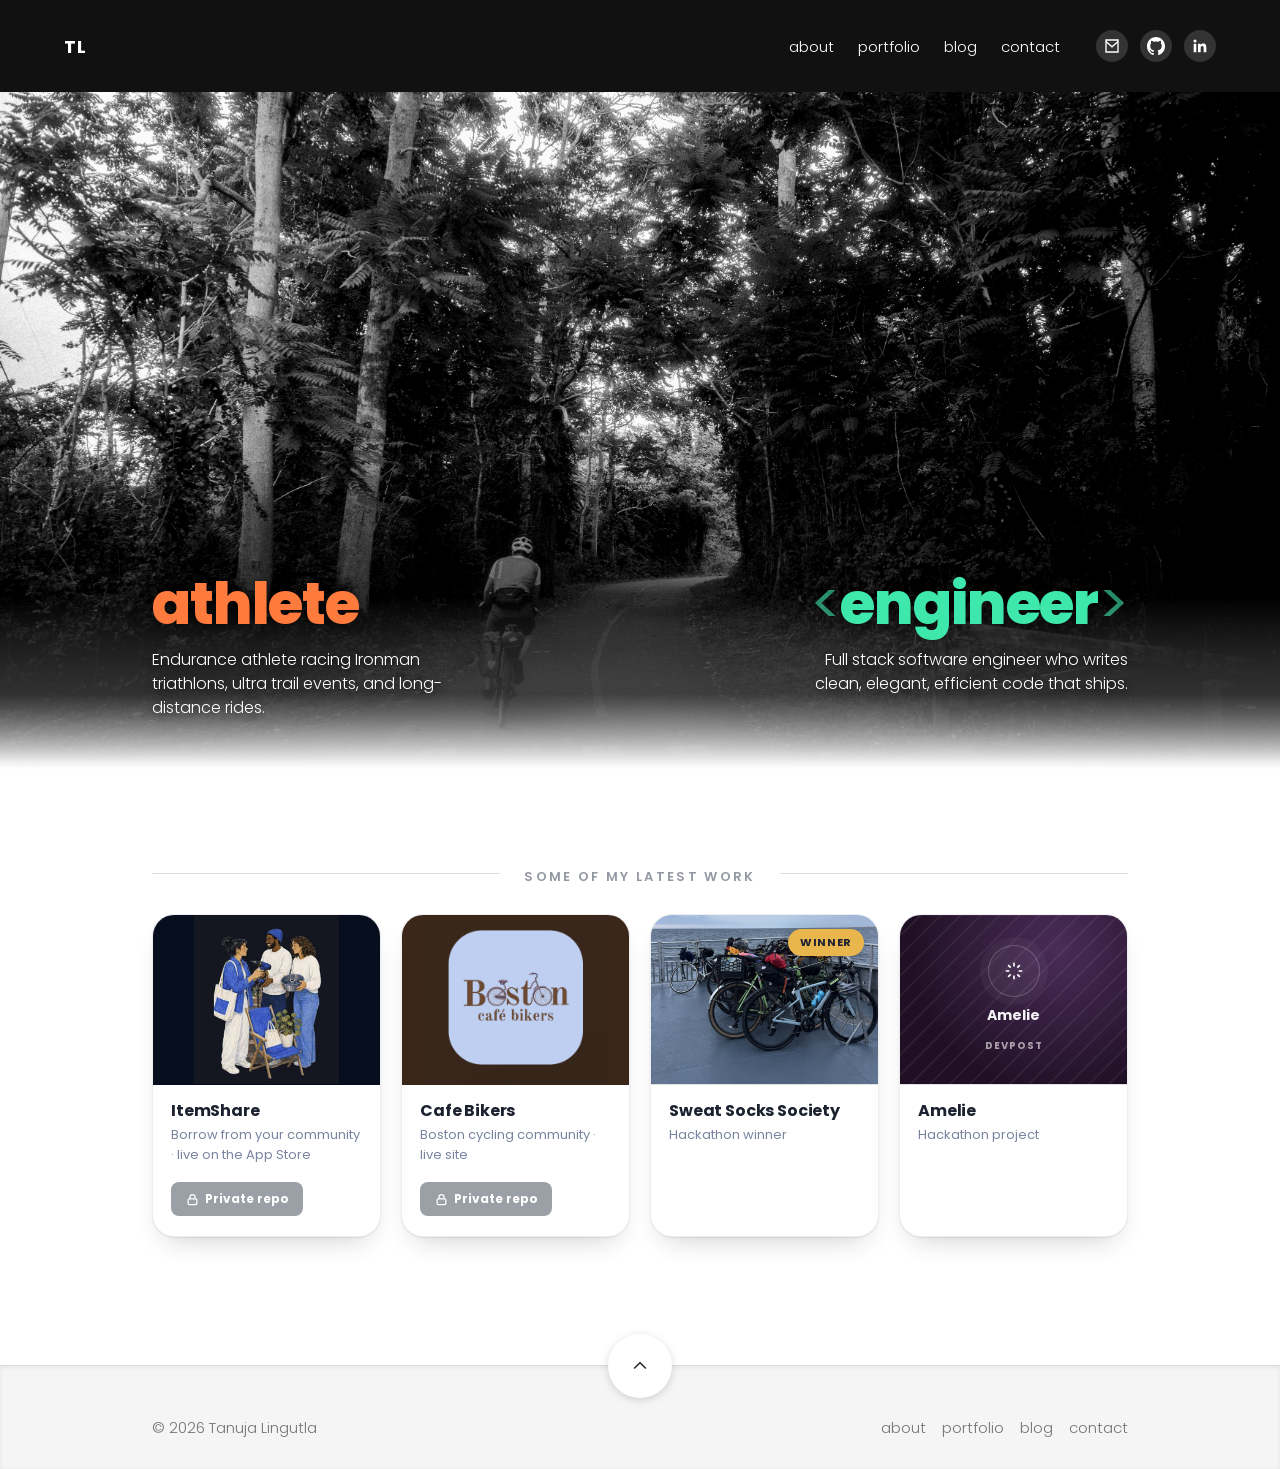
<file: index.html>
<!DOCTYPE html>
<html lang="en">
<head>
<meta charset="UTF-8">
<meta name="viewport" content="width=device-width, initial-scale=1.0">
<title>Tanuja Lingutla | Software engineer &amp; endurance athlete</title>
<meta name="description" content="Tanuja Lingutla: full stack software engineer and endurance athlete racing Ironman, ultra trail, and long-distance cycling events.">
<link rel="preconnect" href="https://fonts.googleapis.com">
<link rel="preconnect" href="https://fonts.gstatic.com" crossorigin>
<link href="https://fonts.googleapis.com/css2?family=Poppins:wght@300;400;500;600;700&display=swap" rel="stylesheet">
<link rel="stylesheet" href="style.css">
</head>
<body id="top" class="clearfix">

<header>
  <a id="logo" class="logo" href="index.html">TL</a>
  <button class="icon-nav" id="navToggle" aria-label="Toggle menu"><span></span><span></span><span></span></button>
  <nav id="navMenu">
    <ul class="nav-list">
      <li><a href="about.html">about</a></li>
      <li><a href="portfolio.html">portfolio</a></li>
      <li><a href="blog.html">blog</a></li>
      <li><a href="contact.html">contact</a></li>
    </ul>
    <ul class="social">
      <li class="email"><a href="mailto:tanulingutla@gmail.com" title="Email me" aria-label="Email">
        <svg viewBox="0 0 24 24" fill="none" stroke="currentColor" stroke-width="1.8"><path d="M4 4h16v16H4z"/><path d="M4 6l8 7 8-7"/></svg>
      </a></li>
      <li class="github"><a href="https://github.com/tanulingutla" target="_blank" rel="noopener noreferrer" title="GitHub" aria-label="GitHub">
        <svg viewBox="0 0 24 24" fill="currentColor"><path d="M12 0C5.37 0 0 5.5 0 12.3c0 5.44 3.44 10.05 8.21 11.68.6.11.82-.27.82-.6 0-.29-.01-1.06-.02-2.08-3.34.75-4.04-1.66-4.04-1.66-.55-1.44-1.34-1.82-1.34-1.82-1.09-.77.08-.76.08-.76 1.2.09 1.84 1.28 1.84 1.28 1.07 1.87 2.8 1.33 3.49 1.02.11-.79.42-1.33.76-1.64-2.67-.31-5.47-1.38-5.47-6.13 0-1.35.46-2.46 1.23-3.33-.12-.31-.53-1.56.12-3.24 0 0 1-.33 3.3 1.27a11.2 11.2 0 0 1 6 0c2.29-1.6 3.3-1.27 3.3-1.27.65 1.68.24 2.93.12 3.24.77.87 1.23 1.98 1.23 3.33 0 4.76-2.81 5.81-5.49 6.12.43.38.81 1.13.81 2.28 0 1.65-.02 2.97-.02 3.38 0 .33.22.72.83.6C20.57 22.34 24 17.74 24 12.3 24 5.5 18.63 0 12 0z"/></svg>
      </a></li>
      <li class="linkedin"><a href="https://www.linkedin.com/in/tanujalingutla/" target="_blank" rel="noopener noreferrer" title="LinkedIn" aria-label="LinkedIn">
        <svg viewBox="0 0 24 24" fill="currentColor"><path d="M20.45 20.45h-3.56v-5.57c0-1.33-.02-3.04-1.85-3.04-1.86 0-2.14 1.45-2.14 2.94v5.67H9.34V9h3.41v1.56h.05c.48-.9 1.64-1.85 3.38-1.85 3.6 0 4.27 2.37 4.27 5.46v6.28zM5.34 7.43a2.07 2.07 0 1 1 0-4.14 2.07 2.07 0 0 1 0 4.14zM7.12 20.45H3.56V9h3.56v11.45z"/></svg>
      </a></li>
    </ul>
  </nav>
</header>

<div id="content" class="content home">

  <section class="hero-photo-section">
    <div class="hero-bg">
      <img class="hero-bg-img" src="assets/IMG_3328.JPEG" alt="">
    </div>
    <div class="row row-wide hero-bg-content">
      <a class="hero-text hero-text-athlete" href="about.html">
        <h1>athlete</h1>
        <p>Endurance athlete racing Ironman triathlons, ultra trail events, and long-distance rides.</p>
      </a>

      <a class="hero-text hero-text-engineer" href="portfolio.html">
        <h1><span class="chevron-left">&lt;</span>engineer<span class="chevron-right">&gt;</span></h1>
        <p>Full stack software engineer who writes clean, elegant, efficient code that ships.</p>
      </a>
    </div>
  </section>

  <section class="light" id="projects">
    <div class="row row-wide">
      <div class="header-center"><h3>some of my latest work</h3></div>
      <ul id="thumbs" class="thumbs clearfix">
        <li>
          <div class="thumb-static">
            <div class="thumb-preview thumb-preview-itemshare">
              <img class="mock-screenshot" src="assets/itemshare.png" alt="ItemShare app illustration: neighbors sharing tools and household items">
            </div>
            <div class="description">
              <h4>ItemShare</h4>
              <p>Borrow from your community · live on the App Store</p>
              <div class="card-actions">
                <span class="btn-private">
                  <svg viewBox="0 0 24 24" fill="none" stroke="currentColor" stroke-width="2"><rect x="5" y="11" width="14" height="9" rx="2"/><path d="M8 11V8a4 4 0 0 1 8 0v3"/></svg>
                  Private repo
                </span>
              </div>
            </div>
          </div>
        </li>
        <li>
          <a href="https://cafebikers.org/" target="_blank" rel="noopener noreferrer">
            <div class="thumb-preview thumb-preview-cafebikers">
              <img class="mock-screenshot" src="assets/cafebikers.png" alt="Boston Cafe Bikers logo">
            </div>
            <div class="description">
              <h4>Cafe Bikers</h4>
              <p>Boston cycling community · live site</p>
              <div class="card-actions">
                <span class="btn-private">
                  <svg viewBox="0 0 24 24" fill="none" stroke="currentColor" stroke-width="2"><rect x="5" y="11" width="14" height="9" rx="2"/><path d="M8 11V8a4 4 0 0 1 8 0v3"/></svg>
                  Private repo
                </span>
              </div>
            </div>
          </a>
        </li>
        <li>
          <a href="https://devpost.com/software/sweat-socks-society" target="_blank" rel="noopener noreferrer">
            <div class="thumb-preview thumb-preview-sweatsocks">
              <span class="mock-photo-badge">Winner</span>
              <img class="mock-screenshot" src="assets/sweatsocks-photo.jpg" alt="Team bikes from the Sweat Socks Society hackathon weekend">
            </div>
            <div class="description">
              <h4>Sweat Socks Society</h4>
              <p>Hackathon winner</p>
            </div>
          </a>
        </li>
        <li>
          <a href="https://devpost.com/software/amelie-4lzqtd" target="_blank" rel="noopener noreferrer">
            <div class="thumb-preview">
              <div class="mock-poster mock-poster-amelie">
                <div class="mock-poster-icon">
                  <svg viewBox="0 0 24 24" fill="none" stroke="currentColor" stroke-width="1.8"><path d="M12 3v4M12 17v4M3 12h4M17 12h4M5.6 5.6l2.8 2.8M15.6 15.6l2.8 2.8M18.4 5.6l-2.8 2.8M8.4 15.6l-2.8 2.8"/></svg>
                </div>
                <span class="mock-poster-title">Amelie</span>
                <span class="mock-poster-tag">Devpost</span>
              </div>
            </div>
            <div class="description">
              <h4>Amelie</h4>
              <p>Hackathon project</p>
            </div>
          </a>
        </li>
      </ul>
    </div>
  </section>

</div>

<footer id="footer">
  <div class="gradient-white">
    <a class="top" href="#top" aria-label="Back to top">
      <svg viewBox="0 0 24 24" fill="none" stroke="currentColor" stroke-width="2"><path d="M5 15l7-7 7 7"/></svg>
    </a>
  </div>
  <div class="row row-wide footer-row">
    <div class="left"><a href="index.html">&copy; <span id="year"></span> Tanuja Lingutla</a></div>
    <nav class="footer-nav">
      <ul>
        <li><a href="about.html">about</a></li>
        <li><a href="portfolio.html">portfolio</a></li>
        <li><a href="blog.html">blog</a></li>
        <li><a href="contact.html">contact</a></li>
      </ul>
    </nav>
  </div>
</footer>

<script src="script.js"></script>
</body>
</html>
</file>
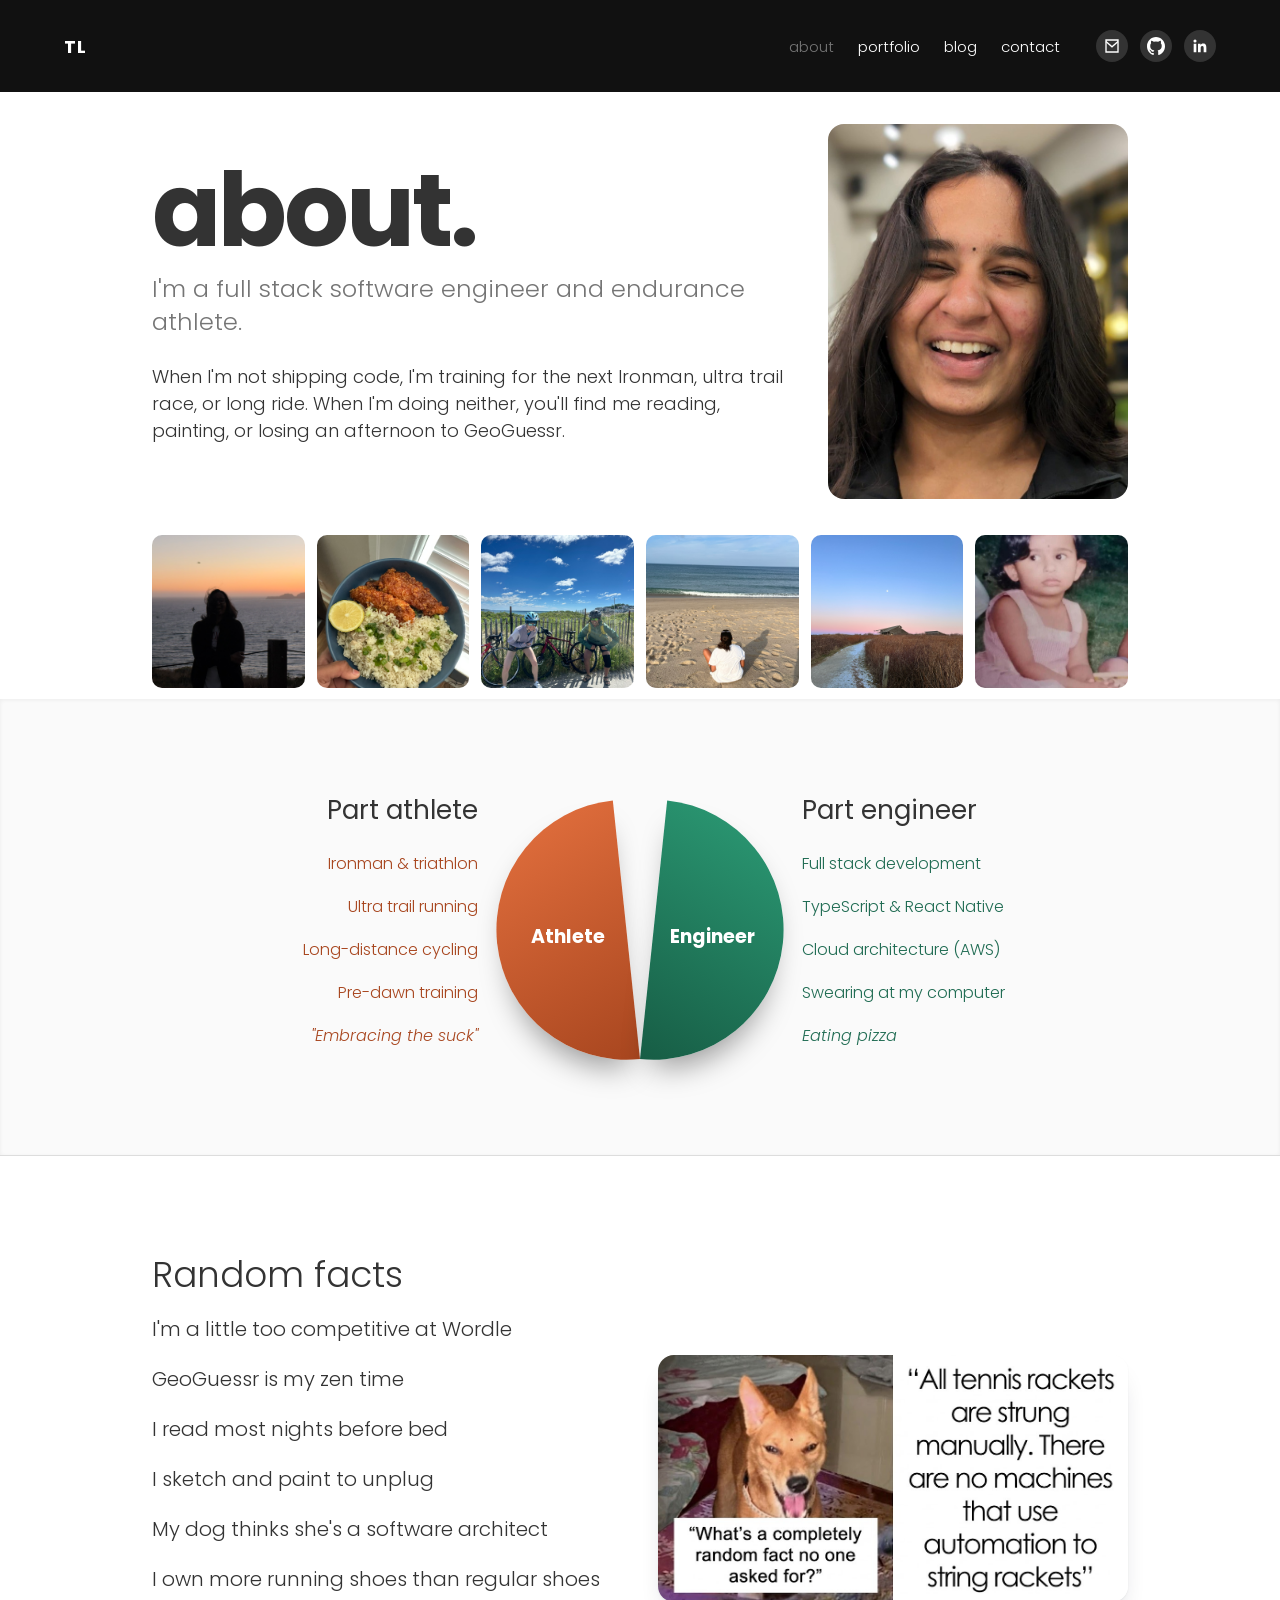
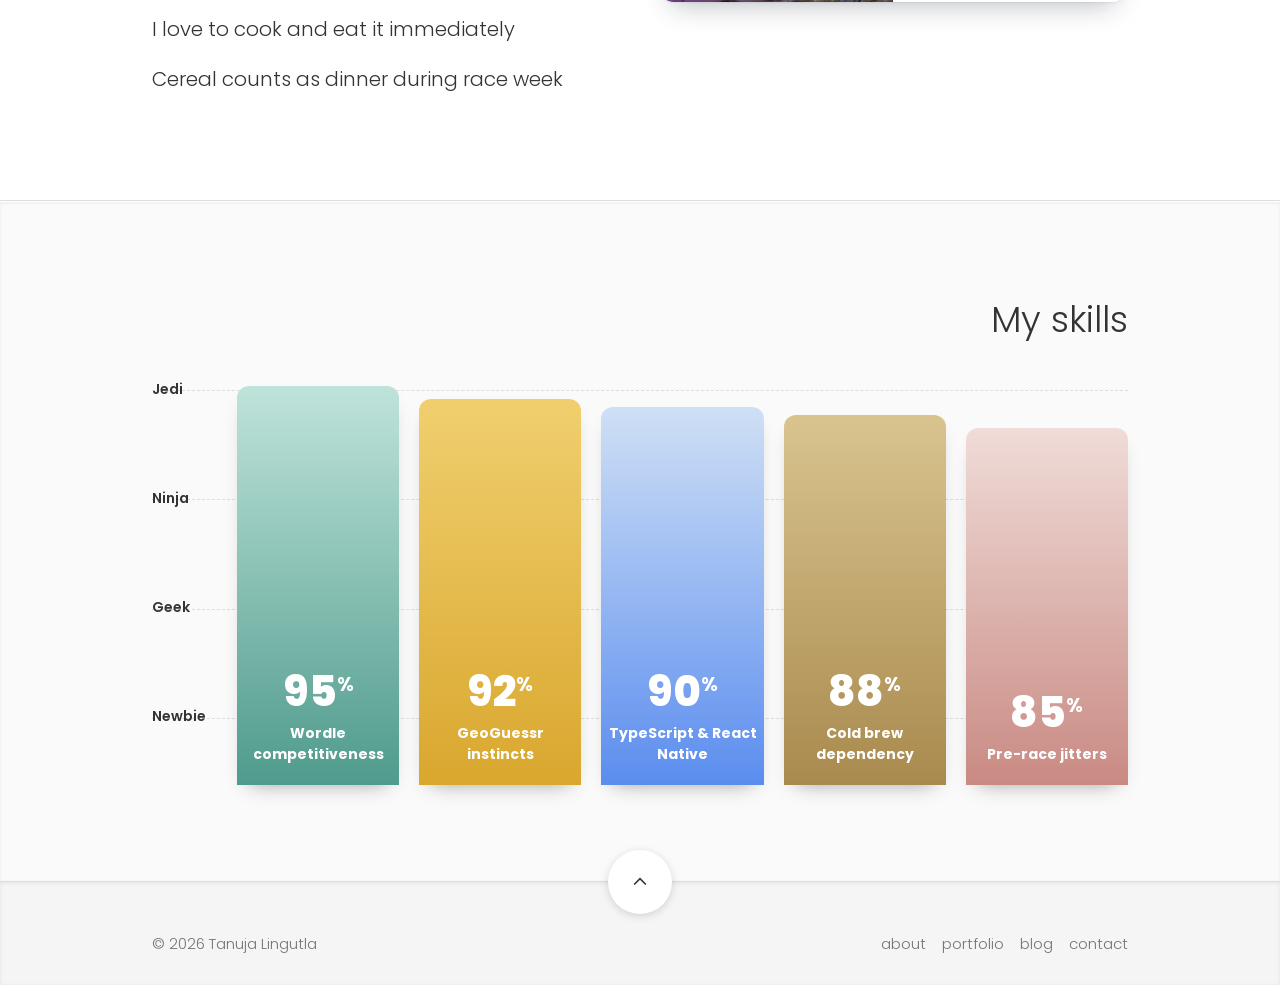
<file: about.html>
<!DOCTYPE html>
<html lang="en">
<head>
<meta charset="UTF-8">
<meta name="viewport" content="width=device-width, initial-scale=1.0">
<title>About | Tanuja Lingutla</title>
<meta name="description" content="Tanuja Lingutla: full stack software engineer and endurance athlete. AWS Certified Solutions Architect, ItemShare founder, hackathon winner.">
<link rel="preconnect" href="https://fonts.googleapis.com">
<link rel="preconnect" href="https://fonts.gstatic.com" crossorigin>
<link href="https://fonts.googleapis.com/css2?family=Poppins:wght@300;400;500;600;700&display=swap" rel="stylesheet">
<link rel="stylesheet" href="style.css">
</head>
<body id="top" class="clearfix">

<header>
  <a id="logo" class="logo" href="index.html">TL</a>
  <button class="icon-nav" id="navToggle" aria-label="Toggle menu"><span></span><span></span><span></span></button>
  <nav id="navMenu">
    <ul class="nav-list">
      <li class="current"><a href="about.html">about</a></li>
      <li><a href="portfolio.html">portfolio</a></li>
      <li><a href="blog.html">blog</a></li>
      <li><a href="contact.html">contact</a></li>
    </ul>
    <ul class="social">
      <li class="email"><a href="mailto:tanulingutla@gmail.com" title="Email me" aria-label="Email">
        <svg viewBox="0 0 24 24" fill="none" stroke="currentColor" stroke-width="1.8"><path d="M4 4h16v16H4z"/><path d="M4 6l8 7 8-7"/></svg>
      </a></li>
      <li class="github"><a href="https://github.com/tanulingutla" target="_blank" rel="noopener noreferrer" title="GitHub" aria-label="GitHub">
        <svg viewBox="0 0 24 24" fill="currentColor"><path d="M12 0C5.37 0 0 5.5 0 12.3c0 5.44 3.44 10.05 8.21 11.68.6.11.82-.27.82-.6 0-.29-.01-1.06-.02-2.08-3.34.75-4.04-1.66-4.04-1.66-.55-1.44-1.34-1.82-1.34-1.82-1.09-.77.08-.76.08-.76 1.2.09 1.84 1.28 1.84 1.28 1.07 1.87 2.8 1.33 3.49 1.02.11-.79.42-1.33.76-1.64-2.67-.31-5.47-1.38-5.47-6.13 0-1.35.46-2.46 1.23-3.33-.12-.31-.53-1.56.12-3.24 0 0 1-.33 3.3 1.27a11.2 11.2 0 0 1 6 0c2.29-1.6 3.3-1.27 3.3-1.27.65 1.68.24 2.93.12 3.24.77.87 1.23 1.98 1.23 3.33 0 4.76-2.81 5.81-5.49 6.12.43.38.81 1.13.81 2.28 0 1.65-.02 2.97-.02 3.38 0 .33.22.72.83.6C20.57 22.34 24 17.74 24 12.3 24 5.5 18.63 0 12 0z"/></svg>
      </a></li>
      <li class="linkedin"><a href="https://www.linkedin.com/in/tanujalingutla/" target="_blank" rel="noopener noreferrer" title="LinkedIn" aria-label="LinkedIn">
        <svg viewBox="0 0 24 24" fill="currentColor"><path d="M20.45 20.45h-3.56v-5.57c0-1.33-.02-3.04-1.85-3.04-1.86 0-2.14 1.45-2.14 2.94v5.67H9.34V9h3.41v1.56h.05c.48-.9 1.64-1.85 3.38-1.85 3.6 0 4.27 2.37 4.27 5.46v6.28zM5.34 7.43a2.07 2.07 0 1 1 0-4.14 2.07 2.07 0 0 1 0 4.14zM7.12 20.45H3.56V9h3.56v11.45z"/></svg>
      </a></li>
    </ul>
  </nav>
</header>

<div class="content about clearfix">

  <section class="page-hero">
    <div class="row-wide">
      <div class="page-hero-text">
        <h1>about.</h1>
        <p class="intro">I'm a full stack software engineer and endurance athlete.</p>
        <p class="description">When I'm not shipping code, I'm training for the next Ironman, ultra trail
        race, or long ride. When I'm doing neither, you'll find me reading, painting, or losing an
        afternoon to GeoGuessr.</p>
      </div>
      <div class="hero-media">
        <img class="major" src="assets/photo.jpg" alt="Tanuja Lingutla" onerror="this.parentElement.style.display='none'">
      </div>
    </div>

    <div class="row row-wide">
      <div class="snaps">
        <a href="#"><img src="assets/1.jpeg" alt="Sunset by the coast" onerror="this.parentElement.style.visibility='hidden'"></a>
        <a href="#"><img src="assets/2.jpeg" alt="Home-cooked dinner" onerror="this.parentElement.style.visibility='hidden'"></a>
        <a href="#"><img src="assets/3.jpeg" alt="Cycling with a friend" onerror="this.parentElement.style.visibility='hidden'"></a>
        <a href="#"><img src="assets/4.jpeg" alt="A quiet beach day" onerror="this.parentElement.style.visibility='hidden'"></a>
        <a href="#"><img src="assets/5.jpeg" alt="Evening trail walk" onerror="this.parentElement.style.visibility='hidden'"></a>
        <a href="#"><img src="assets/6.jpeg" alt="A childhood photo" onerror="this.parentElement.style.visibility='hidden'"></a>
      </div>
    </div>
  </section>

  <div id="content-detail">

    <section class="dark">
      <div class="row row-wide">
        <div class="pie-wheel-row">
          <div>
            <h2>Part athlete</h2>
            <ul class="pie-list pie-list-athlete">
              <li>Ironman &amp; triathlon</li>
              <li>Ultra trail running</li>
              <li>Long-distance cycling</li>
              <li>Pre-dawn training</li>
              <li>"Embracing the suck"</li>
            </ul>
          </div>

          <div class="pie-wheel">
            <div class="wedge wedge-athlete"><span>Athlete</span></div>
            <div class="wedge wedge-engineer"><span>Engineer</span></div>
          </div>

          <div>
            <h2>Part engineer</h2>
            <ul class="pie-list pie-list-engineer">
              <li>Full stack development</li>
              <li>TypeScript &amp; React Native</li>
              <li>Cloud architecture (AWS)</li>
              <li>Swearing at my computer</li>
              <li>Eating pizza</li>
            </ul>
          </div>
        </div>
      </div>
    </section>

    <section class="light">
      <div class="row row-wide">
        <div class="facts-block">
          <div>
            <h2>Random facts</h2>
            <ul class="facts-list">
              <li>I'm a little too competitive at Wordle</li>
              <li>GeoGuessr is my zen time</li>
              <li>I read most nights before bed</li>
              <li>I sketch and paint to unplug</li>
              <li>My dog thinks she's a software architect</li>
              <li>I own more running shoes than regular shoes</li>
              <li>I love to cook and eat it immediately</li>
              <li>Cereal counts as dinner during race week</li>
            </ul>
          </div>
          <div class="facts-media">
            <img class="facts-meme-img" src="assets/random-fact.jpg" alt="My dog, next to the random fact: GeoGuessr is my zen time" onerror="this.style.display='none'">
          </div>
        </div>
      </div>
    </section>

    <section id="bar-chart" class="dark">
      <div class="row row-wide">
        <div class="skills-chart-head"><h2>My skills</h2></div>
        <div class="chart-plot">
          <div class="chart-line" style="top:6%"><span>Jedi</span></div>
          <div class="chart-line" style="top:32%"><span>Ninja</span></div>
          <div class="chart-line" style="top:58%"><span>Geek</span></div>
          <div class="chart-line" style="top:84%"><span>Newbie</span></div>
          <div class="chart-bars">
            <div class="chart-bar">
              <div class="bar-fill" style="height:95%; background:linear-gradient(180deg,#bfe3da,#4f9b8c);">
                <strong>95<sup>%</sup></strong>
                <span>Wordle competitiveness</span>
              </div>
            </div>
            <div class="chart-bar">
              <div class="bar-fill" style="height:92%; background:linear-gradient(180deg,#f0cf6e,#d9a72e);">
                <strong>92<sup>%</sup></strong>
                <span>GeoGuessr instincts</span>
              </div>
            </div>
            <div class="chart-bar">
              <div class="bar-fill" style="height:90%; background:linear-gradient(180deg,#cfe0f5,#5b8def);">
                <strong>90<sup>%</sup></strong>
                <span>TypeScript &amp; React Native</span>
              </div>
            </div>
            <div class="chart-bar">
              <div class="bar-fill" style="height:88%; background:linear-gradient(180deg,#d9c48f,#a98a4e);">
                <strong>88<sup>%</sup></strong>
                <span>Cold brew dependency</span>
              </div>
            </div>
            <div class="chart-bar">
              <div class="bar-fill" style="height:85%; background:linear-gradient(180deg,#f0dcd8,#c98a83);">
                <strong>85<sup>%</sup></strong>
                <span>Pre-race jitters</span>
              </div>
            </div>
          </div>
        </div>
      </div>
    </section>

  </div>

</div>

<footer id="footer">
  <div class="gradient-white">
    <a class="top" href="#top" aria-label="Back to top">
      <svg viewBox="0 0 24 24" fill="none" stroke="currentColor" stroke-width="2"><path d="M5 15l7-7 7 7"/></svg>
    </a>
  </div>
  <div class="row row-wide footer-row">
    <div class="left"><a href="index.html">&copy; <span id="year"></span> Tanuja Lingutla</a></div>
    <nav class="footer-nav">
      <ul>
        <li><a href="about.html">about</a></li>
        <li><a href="portfolio.html">portfolio</a></li>
        <li><a href="blog.html">blog</a></li>
        <li><a href="contact.html">contact</a></li>
      </ul>
    </nav>
  </div>
</footer>

<script src="script.js"></script>
</body>
</html>
</file>
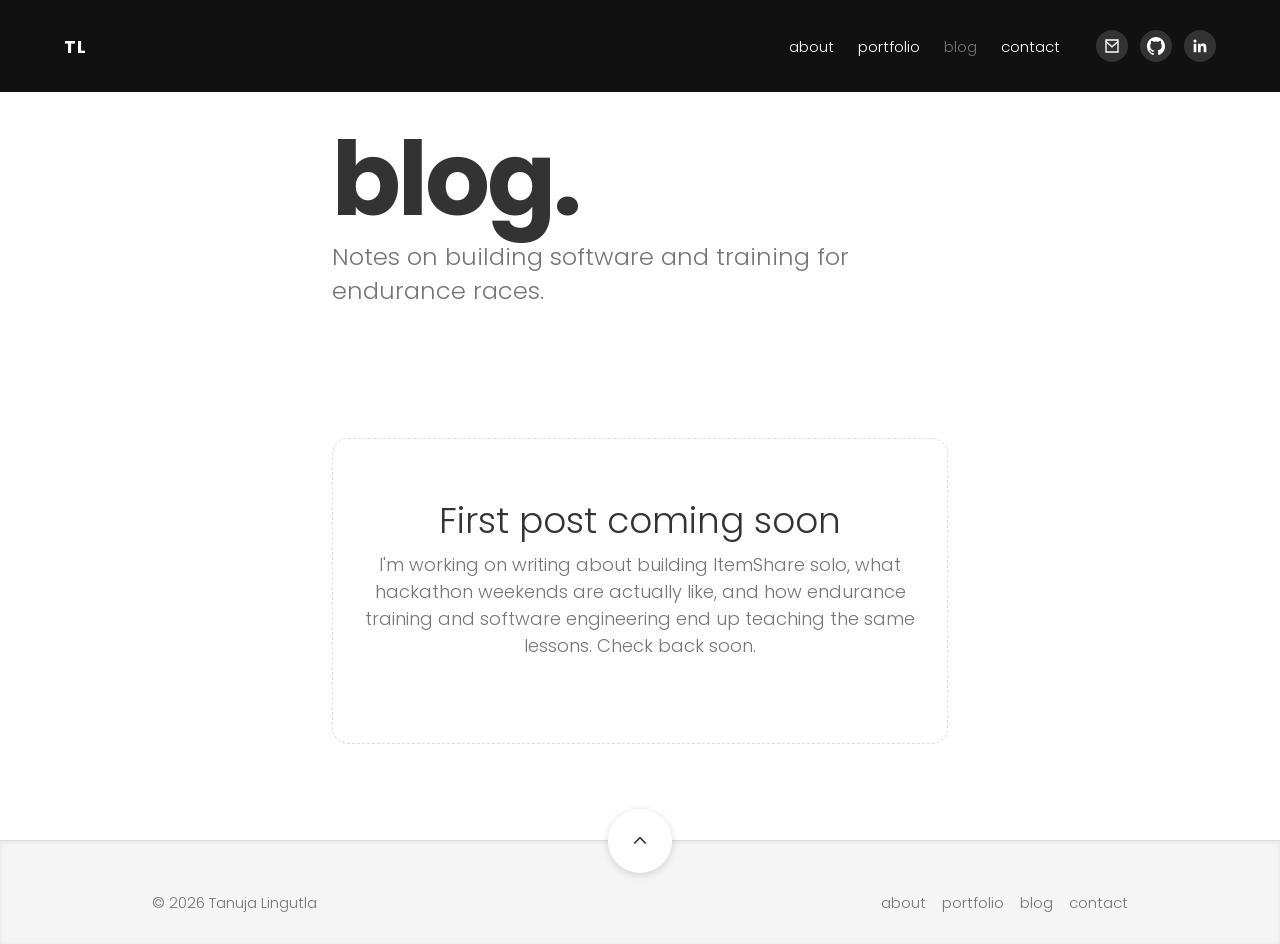
<file: blog.html>
<!DOCTYPE html>
<html lang="en">
<head>
<meta charset="UTF-8">
<meta name="viewport" content="width=device-width, initial-scale=1.0">
<title>Blog | Tanuja Lingutla</title>
<meta name="description" content="Writing from Tanuja Lingutla on software engineering and endurance racing. Coming soon.">
<link rel="preconnect" href="https://fonts.googleapis.com">
<link rel="preconnect" href="https://fonts.gstatic.com" crossorigin>
<link href="https://fonts.googleapis.com/css2?family=Poppins:wght@300;400;500;600;700&display=swap" rel="stylesheet">
<link rel="stylesheet" href="style.css">
</head>
<body id="top" class="clearfix">

<header>
  <a id="logo" class="logo" href="index.html">TL</a>
  <button class="icon-nav" id="navToggle" aria-label="Toggle menu"><span></span><span></span><span></span></button>
  <nav id="navMenu">
    <ul class="nav-list">
      <li><a href="about.html">about</a></li>
      <li><a href="portfolio.html">portfolio</a></li>
      <li class="current"><a href="blog.html">blog</a></li>
      <li><a href="contact.html">contact</a></li>
    </ul>
    <ul class="social">
      <li class="email"><a href="mailto:tanulingutla@gmail.com" title="Email me" aria-label="Email">
        <svg viewBox="0 0 24 24" fill="none" stroke="currentColor" stroke-width="1.8"><path d="M4 4h16v16H4z"/><path d="M4 6l8 7 8-7"/></svg>
      </a></li>
      <li class="github"><a href="https://github.com/tanulingutla" target="_blank" rel="noopener noreferrer" title="GitHub" aria-label="GitHub">
        <svg viewBox="0 0 24 24" fill="currentColor"><path d="M12 0C5.37 0 0 5.5 0 12.3c0 5.44 3.44 10.05 8.21 11.68.6.11.82-.27.82-.6 0-.29-.01-1.06-.02-2.08-3.34.75-4.04-1.66-4.04-1.66-.55-1.44-1.34-1.82-1.34-1.82-1.09-.77.08-.76.08-.76 1.2.09 1.84 1.28 1.84 1.28 1.07 1.87 2.8 1.33 3.49 1.02.11-.79.42-1.33.76-1.64-2.67-.31-5.47-1.38-5.47-6.13 0-1.35.46-2.46 1.23-3.33-.12-.31-.53-1.56.12-3.24 0 0 1-.33 3.3 1.27a11.2 11.2 0 0 1 6 0c2.29-1.6 3.3-1.27 3.3-1.27.65 1.68.24 2.93.12 3.24.77.87 1.23 1.98 1.23 3.33 0 4.76-2.81 5.81-5.49 6.12.43.38.81 1.13.81 2.28 0 1.65-.02 2.97-.02 3.38 0 .33.22.72.83.6C20.57 22.34 24 17.74 24 12.3 24 5.5 18.63 0 12 0z"/></svg>
      </a></li>
      <li class="linkedin"><a href="https://www.linkedin.com/in/tanujalingutla/" target="_blank" rel="noopener noreferrer" title="LinkedIn" aria-label="LinkedIn">
        <svg viewBox="0 0 24 24" fill="currentColor"><path d="M20.45 20.45h-3.56v-5.57c0-1.33-.02-3.04-1.85-3.04-1.86 0-2.14 1.45-2.14 2.94v5.67H9.34V9h3.41v1.56h.05c.48-.9 1.64-1.85 3.38-1.85 3.6 0 4.27 2.37 4.27 5.46v6.28zM5.34 7.43a2.07 2.07 0 1 1 0-4.14 2.07 2.07 0 0 1 0 4.14zM7.12 20.45H3.56V9h3.56v11.45z"/></svg>
      </a></li>
    </ul>
  </nav>
</header>

<div id="content-detail" class="content blog clearfix blog-index">

  <section class="page-hero">
    <div class="row">
      <div class="page-hero-text">
        <h1>blog.</h1>
        <p class="intro">Notes on building software and training for endurance races.</p>
      </div>
    </div>
  </section>

  <section class="light">
    <div class="row">
      <div class="blog-list">
        <div class="blog-empty">
          <h2>First post coming soon</h2>
          <p>I'm working on writing about building ItemShare solo, what hackathon weekends
          are actually like, and how endurance training and software engineering end up
          teaching the same lessons. Check back soon.</p>
        </div>
      </div>
    </div>
  </section>

</div>

<footer id="footer">
  <div class="gradient-white">
    <a class="top" href="#top" aria-label="Back to top">
      <svg viewBox="0 0 24 24" fill="none" stroke="currentColor" stroke-width="2"><path d="M5 15l7-7 7 7"/></svg>
    </a>
  </div>
  <div class="row row-wide footer-row">
    <div class="left"><a href="index.html">&copy; <span id="year"></span> Tanuja Lingutla</a></div>
    <nav class="footer-nav">
      <ul>
        <li><a href="about.html">about</a></li>
        <li><a href="portfolio.html">portfolio</a></li>
        <li><a href="blog.html">blog</a></li>
        <li><a href="contact.html">contact</a></li>
      </ul>
    </nav>
  </div>
</footer>

<script src="script.js"></script>
</body>
</html>
</file>
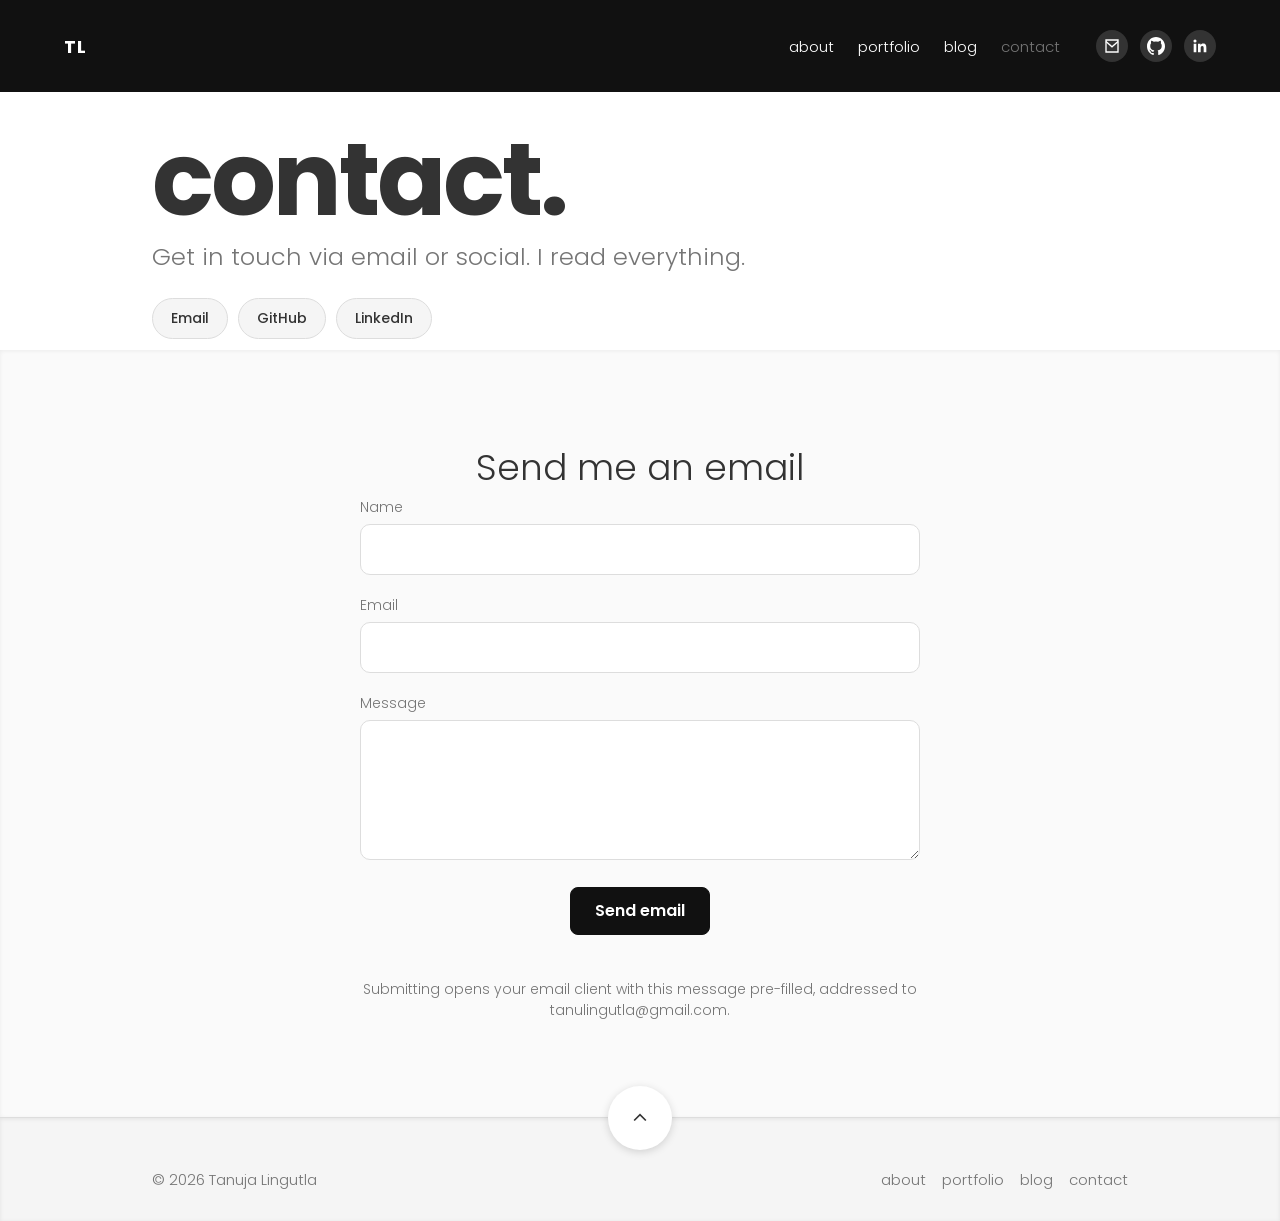
<file: contact.html>
<!DOCTYPE html>
<html lang="en">
<head>
<meta charset="UTF-8">
<meta name="viewport" content="width=device-width, initial-scale=1.0">
<title>Contact | Tanuja Lingutla</title>
<meta name="description" content="Get in touch with Tanuja Lingutla via email, GitHub, or LinkedIn.">
<link rel="preconnect" href="https://fonts.googleapis.com">
<link rel="preconnect" href="https://fonts.gstatic.com" crossorigin>
<link href="https://fonts.googleapis.com/css2?family=Poppins:wght@300;400;500;600;700&display=swap" rel="stylesheet">
<link rel="stylesheet" href="style.css">
</head>
<body id="top" class="clearfix">

<header>
  <a id="logo" class="logo" href="index.html">TL</a>
  <button class="icon-nav" id="navToggle" aria-label="Toggle menu"><span></span><span></span><span></span></button>
  <nav id="navMenu">
    <ul class="nav-list">
      <li><a href="about.html">about</a></li>
      <li><a href="portfolio.html">portfolio</a></li>
      <li><a href="blog.html">blog</a></li>
      <li class="current"><a href="contact.html">contact</a></li>
    </ul>
    <ul class="social">
      <li class="email"><a href="mailto:tanulingutla@gmail.com" title="Email me" aria-label="Email">
        <svg viewBox="0 0 24 24" fill="none" stroke="currentColor" stroke-width="1.8"><path d="M4 4h16v16H4z"/><path d="M4 6l8 7 8-7"/></svg>
      </a></li>
      <li class="github"><a href="https://github.com/tanulingutla" target="_blank" rel="noopener noreferrer" title="GitHub" aria-label="GitHub">
        <svg viewBox="0 0 24 24" fill="currentColor"><path d="M12 0C5.37 0 0 5.5 0 12.3c0 5.44 3.44 10.05 8.21 11.68.6.11.82-.27.82-.6 0-.29-.01-1.06-.02-2.08-3.34.75-4.04-1.66-4.04-1.66-.55-1.44-1.34-1.82-1.34-1.82-1.09-.77.08-.76.08-.76 1.2.09 1.84 1.28 1.84 1.28 1.07 1.87 2.8 1.33 3.49 1.02.11-.79.42-1.33.76-1.64-2.67-.31-5.47-1.38-5.47-6.13 0-1.35.46-2.46 1.23-3.33-.12-.31-.53-1.56.12-3.24 0 0 1-.33 3.3 1.27a11.2 11.2 0 0 1 6 0c2.29-1.6 3.3-1.27 3.3-1.27.65 1.68.24 2.93.12 3.24.77.87 1.23 1.98 1.23 3.33 0 4.76-2.81 5.81-5.49 6.12.43.38.81 1.13.81 2.28 0 1.65-.02 2.97-.02 3.38 0 .33.22.72.83.6C20.57 22.34 24 17.74 24 12.3 24 5.5 18.63 0 12 0z"/></svg>
      </a></li>
      <li class="linkedin"><a href="https://www.linkedin.com/in/tanujalingutla/" target="_blank" rel="noopener noreferrer" title="LinkedIn" aria-label="LinkedIn">
        <svg viewBox="0 0 24 24" fill="currentColor"><path d="M20.45 20.45h-3.56v-5.57c0-1.33-.02-3.04-1.85-3.04-1.86 0-2.14 1.45-2.14 2.94v5.67H9.34V9h3.41v1.56h.05c.48-.9 1.64-1.85 3.38-1.85 3.6 0 4.27 2.37 4.27 5.46v6.28zM5.34 7.43a2.07 2.07 0 1 1 0-4.14 2.07 2.07 0 0 1 0 4.14zM7.12 20.45H3.56V9h3.56v11.45z"/></svg>
      </a></li>
    </ul>
  </nav>
</header>

<div class="content contact clearfix">

  <section class="page-hero">
    <div class="row-wide">
      <div class="page-hero-text">
        <h1>contact.</h1>
        <p class="intro">Get in touch via email or social. I read everything.</p>
        <ul class="social-disc">
          <li><a href="mailto:tanulingutla@gmail.com">Email</a></li>
          <li><a href="https://github.com/tanulingutla" target="_blank" rel="noopener noreferrer">GitHub</a></li>
          <li><a href="https://www.linkedin.com/in/tanujalingutla/" target="_blank" rel="noopener noreferrer">LinkedIn</a></li>
        </ul>
      </div>
    </div>
  </section>

  <section id="content-detail" class="dark form">
    <div class="row">
      <h2 class="align-c">Send me an email</h2>

      <form class="contact-form" id="contactForm">
        <div>
          <label for="cf-name">Name</label>
          <input type="text" id="cf-name" name="name" required>
        </div>
        <div>
          <label for="cf-email">Email</label>
          <input type="email" id="cf-email" name="email" required>
        </div>
        <div>
          <label for="cf-message">Message</label>
          <textarea id="cf-message" name="message" required></textarea>
        </div>
        <p class="align-c">
          <button type="submit" class="btn">Send email</button>
        </p>
        <p class="form-note align-c">Submitting opens your email client with this message pre-filled, addressed to tanulingutla@gmail.com.</p>
      </form>
    </div>
  </section>

</div>

<footer id="footer">
  <div class="gradient-white">
    <a class="top" href="#top" aria-label="Back to top">
      <svg viewBox="0 0 24 24" fill="none" stroke="currentColor" stroke-width="2"><path d="M5 15l7-7 7 7"/></svg>
    </a>
  </div>
  <div class="row row-wide footer-row">
    <div class="left"><a href="index.html">&copy; <span id="year"></span> Tanuja Lingutla</a></div>
    <nav class="footer-nav">
      <ul>
        <li><a href="about.html">about</a></li>
        <li><a href="portfolio.html">portfolio</a></li>
        <li><a href="blog.html">blog</a></li>
        <li><a href="contact.html">contact</a></li>
      </ul>
    </nav>
  </div>
</footer>

<script src="script.js"></script>
</body>
</html>
</file>
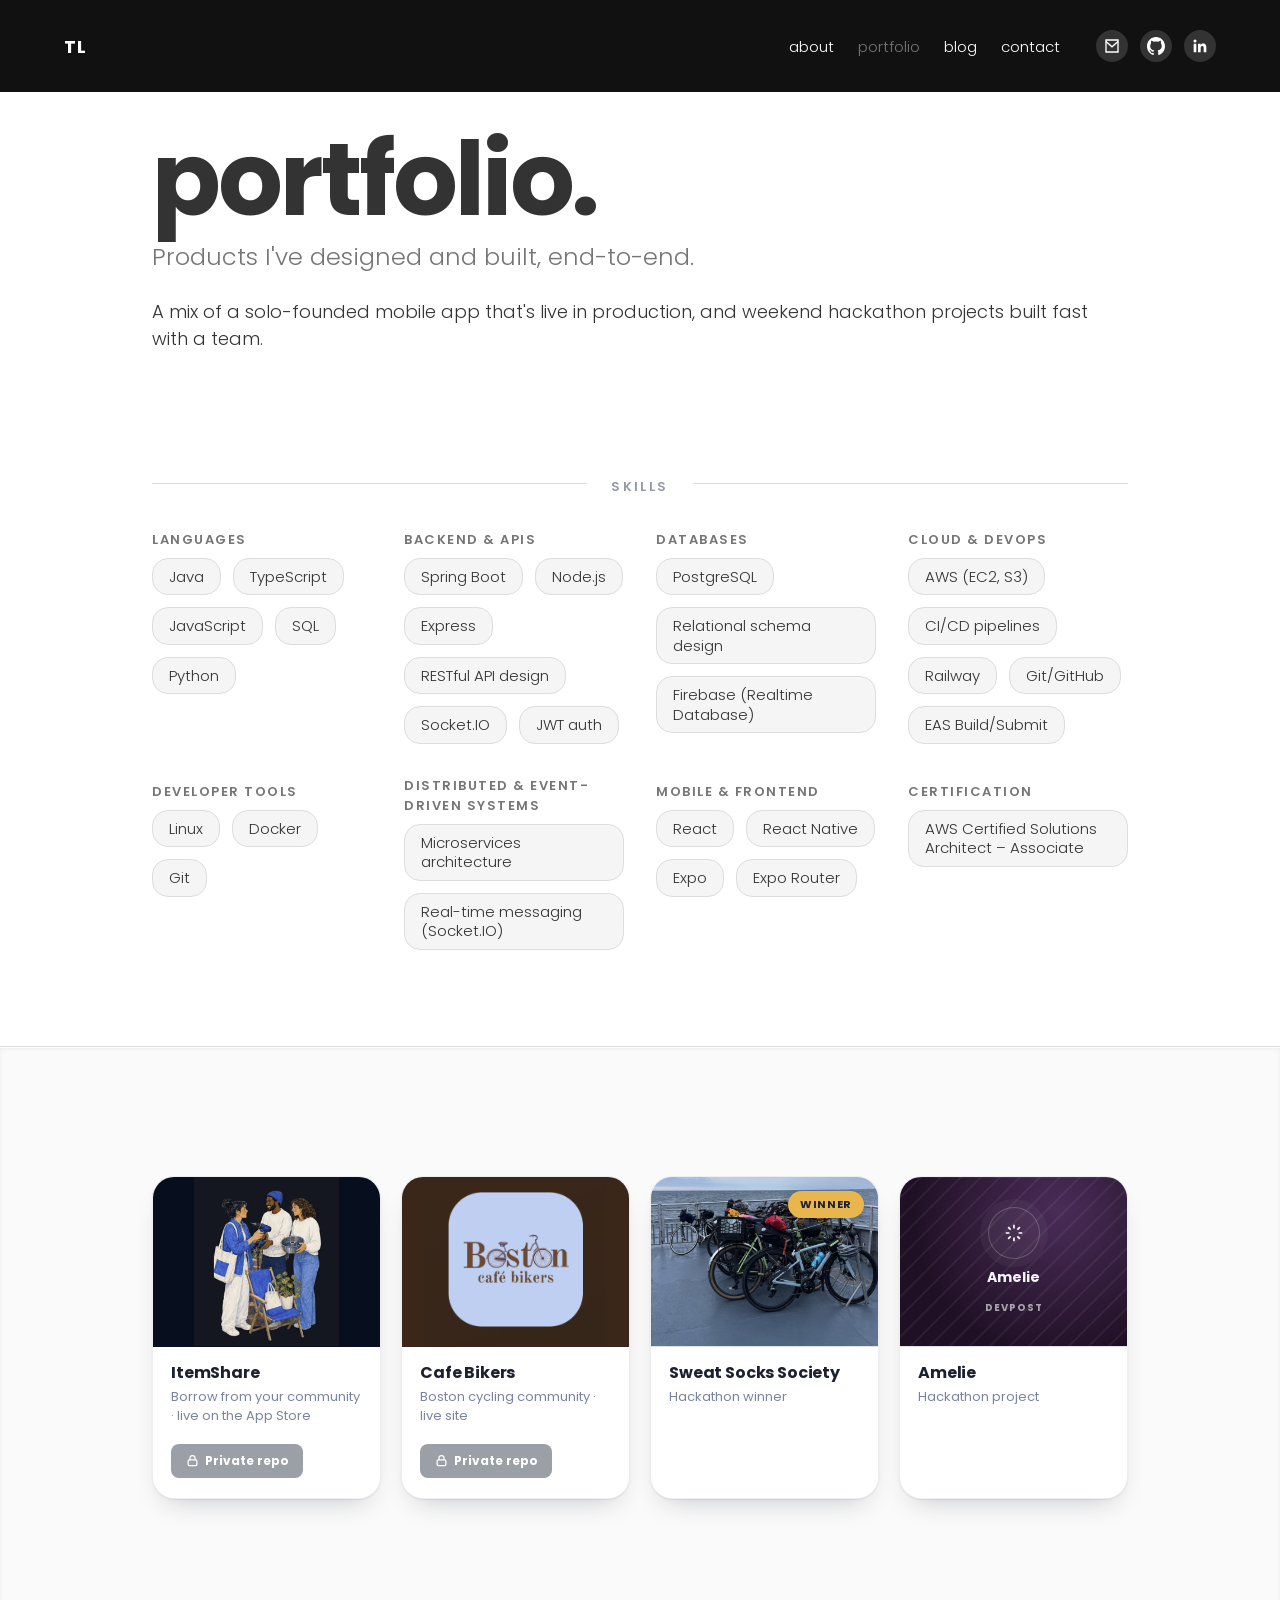
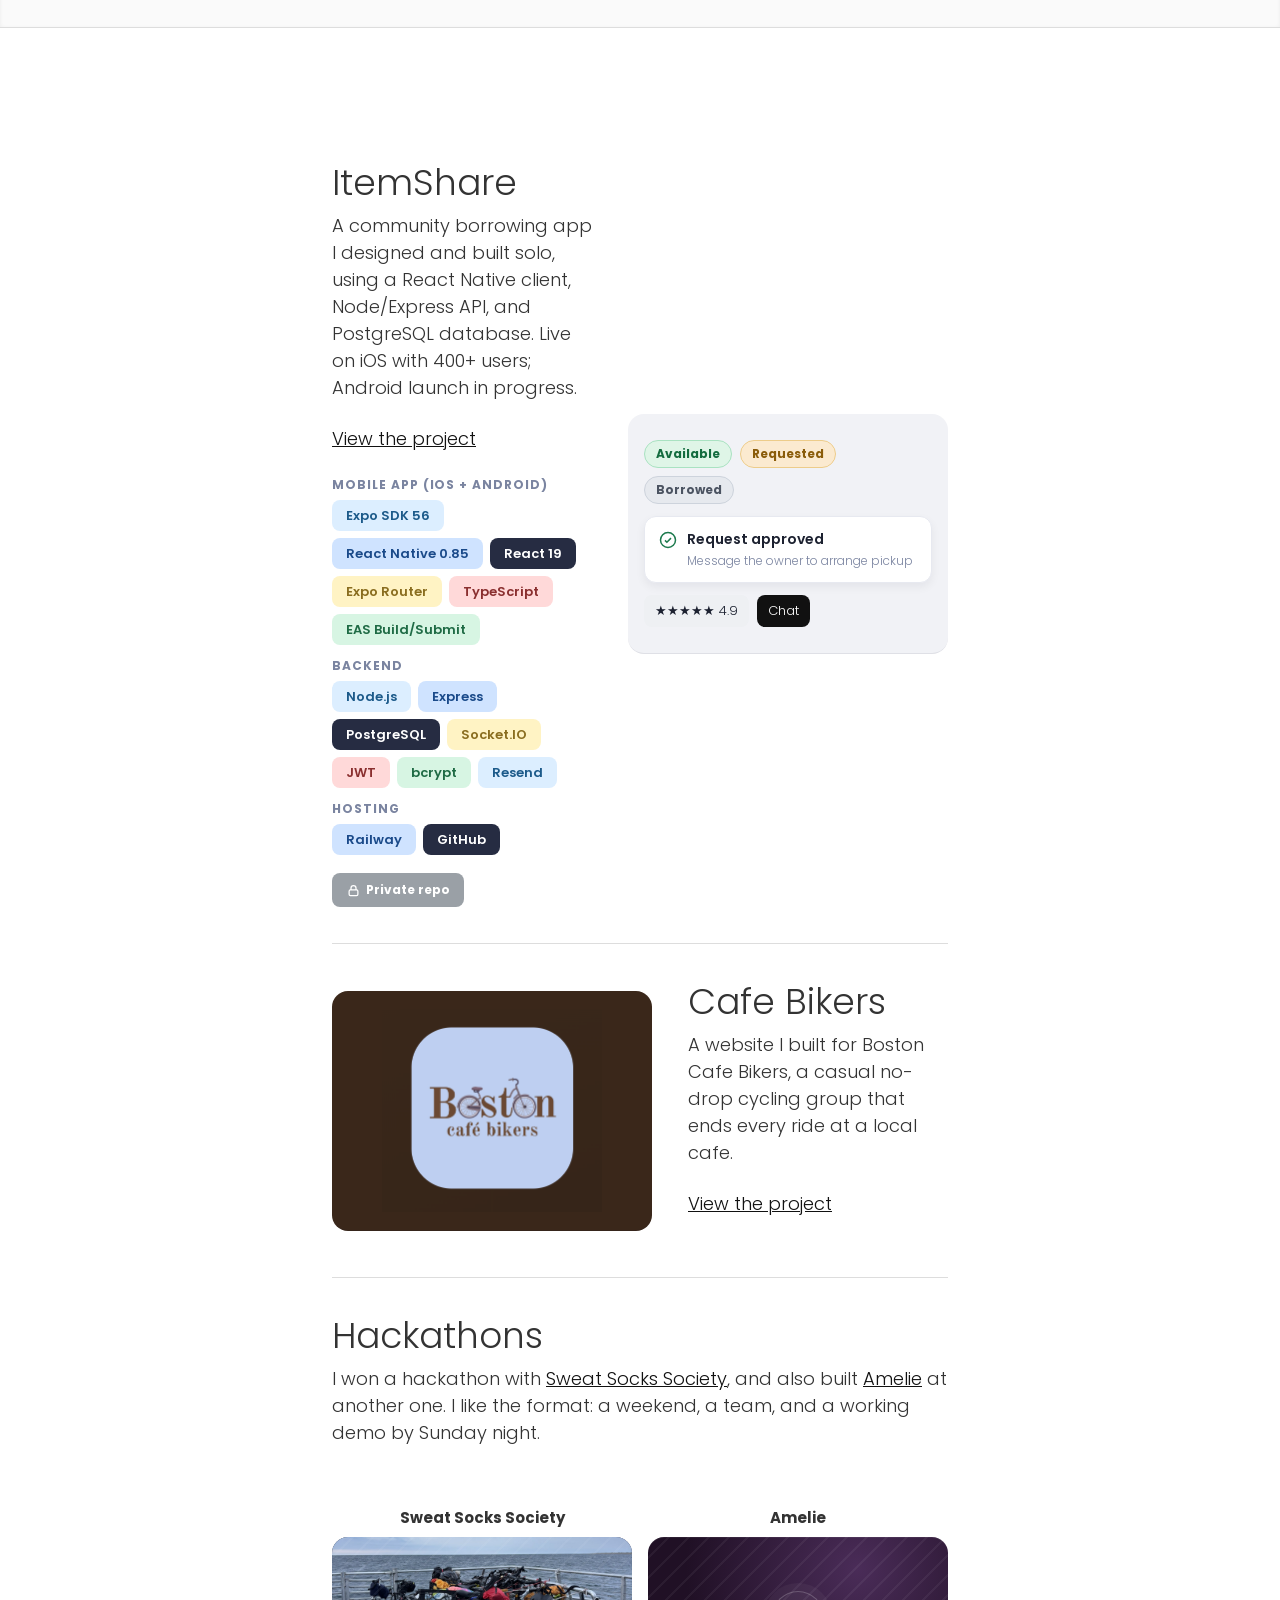
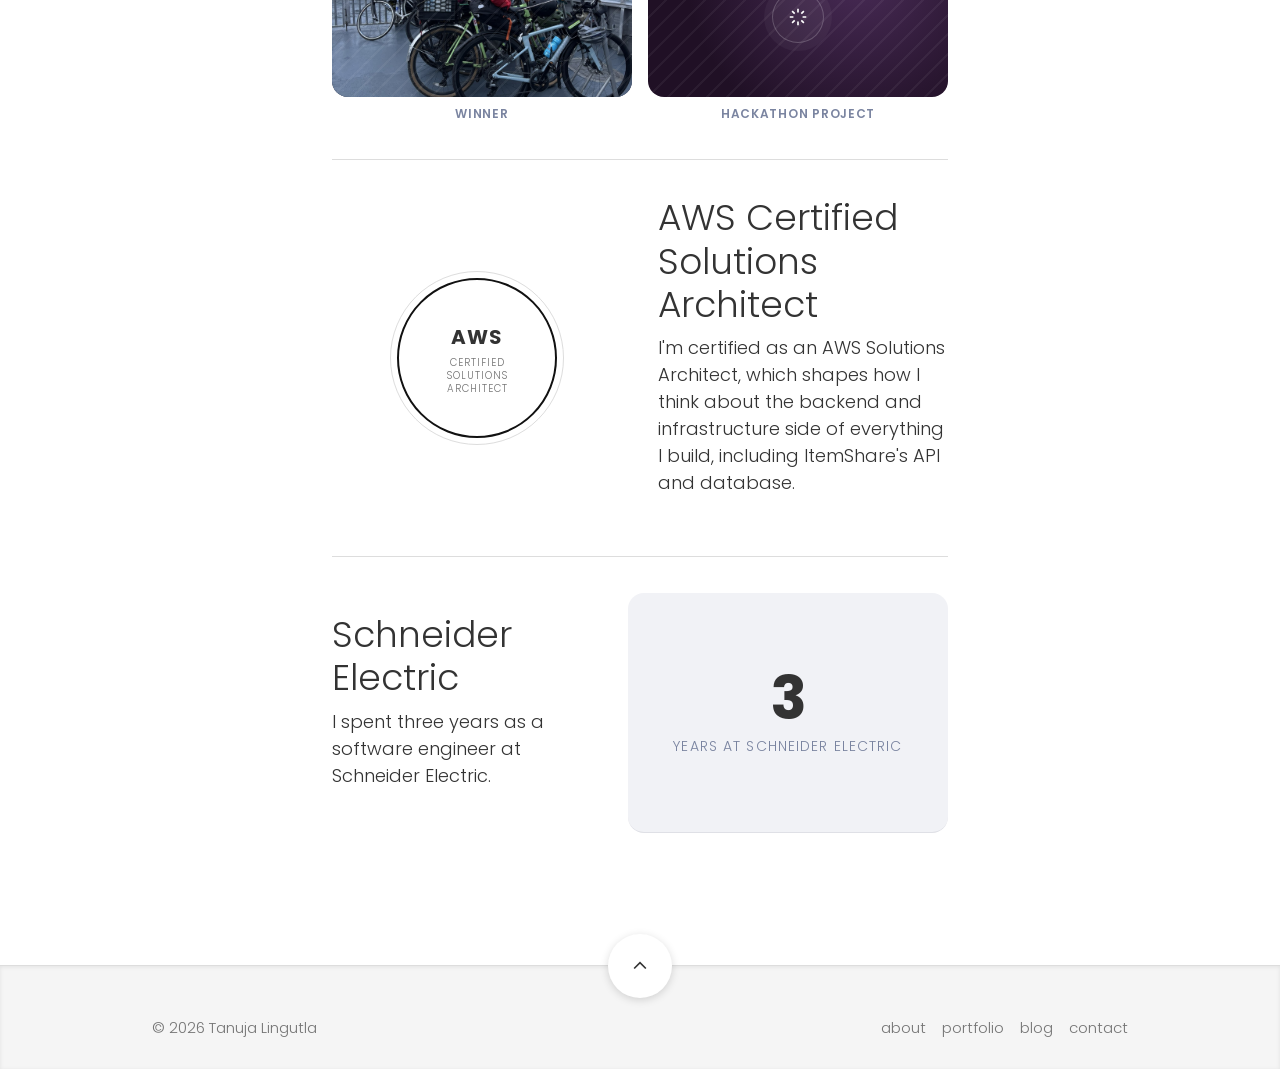
<file: portfolio.html>
<!DOCTYPE html>
<html lang="en">
<head>
<meta charset="UTF-8">
<meta name="viewport" content="width=device-width, initial-scale=1.0">
<title>Portfolio | Tanuja Lingutla</title>
<meta name="description" content="Projects by Tanuja Lingutla: ItemShare, Sweat Socks Society, and Amelie.">
<link rel="preconnect" href="https://fonts.googleapis.com">
<link rel="preconnect" href="https://fonts.gstatic.com" crossorigin>
<link href="https://fonts.googleapis.com/css2?family=Poppins:wght@300;400;500;600;700&display=swap" rel="stylesheet">
<link rel="stylesheet" href="style.css">
</head>
<body id="top" class="clearfix">

<header>
  <a id="logo" class="logo" href="index.html">TL</a>
  <button class="icon-nav" id="navToggle" aria-label="Toggle menu"><span></span><span></span><span></span></button>
  <nav id="navMenu">
    <ul class="nav-list">
      <li><a href="about.html">about</a></li>
      <li class="current"><a href="portfolio.html">portfolio</a></li>
      <li><a href="blog.html">blog</a></li>
      <li><a href="contact.html">contact</a></li>
    </ul>
    <ul class="social">
      <li class="email"><a href="mailto:tanulingutla@gmail.com" title="Email me" aria-label="Email">
        <svg viewBox="0 0 24 24" fill="none" stroke="currentColor" stroke-width="1.8"><path d="M4 4h16v16H4z"/><path d="M4 6l8 7 8-7"/></svg>
      </a></li>
      <li class="github"><a href="https://github.com/tanulingutla" target="_blank" rel="noopener noreferrer" title="GitHub" aria-label="GitHub">
        <svg viewBox="0 0 24 24" fill="currentColor"><path d="M12 0C5.37 0 0 5.5 0 12.3c0 5.44 3.44 10.05 8.21 11.68.6.11.82-.27.82-.6 0-.29-.01-1.06-.02-2.08-3.34.75-4.04-1.66-4.04-1.66-.55-1.44-1.34-1.82-1.34-1.82-1.09-.77.08-.76.08-.76 1.2.09 1.84 1.28 1.84 1.28 1.07 1.87 2.8 1.33 3.49 1.02.11-.79.42-1.33.76-1.64-2.67-.31-5.47-1.38-5.47-6.13 0-1.35.46-2.46 1.23-3.33-.12-.31-.53-1.56.12-3.24 0 0 1-.33 3.3 1.27a11.2 11.2 0 0 1 6 0c2.29-1.6 3.3-1.27 3.3-1.27.65 1.68.24 2.93.12 3.24.77.87 1.23 1.98 1.23 3.33 0 4.76-2.81 5.81-5.49 6.12.43.38.81 1.13.81 2.28 0 1.65-.02 2.97-.02 3.38 0 .33.22.72.83.6C20.57 22.34 24 17.74 24 12.3 24 5.5 18.63 0 12 0z"/></svg>
      </a></li>
      <li class="linkedin"><a href="https://www.linkedin.com/in/tanujalingutla/" target="_blank" rel="noopener noreferrer" title="LinkedIn" aria-label="LinkedIn">
        <svg viewBox="0 0 24 24" fill="currentColor"><path d="M20.45 20.45h-3.56v-5.57c0-1.33-.02-3.04-1.85-3.04-1.86 0-2.14 1.45-2.14 2.94v5.67H9.34V9h3.41v1.56h.05c.48-.9 1.64-1.85 3.38-1.85 3.6 0 4.27 2.37 4.27 5.46v6.28zM5.34 7.43a2.07 2.07 0 1 1 0-4.14 2.07 2.07 0 0 1 0 4.14zM7.12 20.45H3.56V9h3.56v11.45z"/></svg>
      </a></li>
    </ul>
  </nav>
</header>

<div class="content portfolio-main clearfix">

  <section class="page-hero">
    <div class="row-wide">
      <div class="page-hero-text">
        <h1>portfolio.</h1>
        <p class="intro">Products I've designed and built, end-to-end.</p>
        <p class="description">A mix of a solo-founded mobile app that's live in production, and
        weekend hackathon projects built fast with a team.</p>
      </div>
    </div>
  </section>

  <section class="light">
    <div class="row row-wide">
      <div class="header-center"><h3>skills</h3></div>
      <div class="skills-grid">
        <div>
          <span class="uppercase-tag">Languages</span>
          <div class="pill-row">
            <span class="pill">Java</span>
            <span class="pill">TypeScript</span>
            <span class="pill">JavaScript</span>
            <span class="pill">SQL</span>
            <span class="pill">Python</span>
          </div>
        </div>
        <div>
          <span class="uppercase-tag">Backend &amp; APIs</span>
          <div class="pill-row">
            <span class="pill">Spring Boot</span>
            <span class="pill">Node.js</span>
            <span class="pill">Express</span>
            <span class="pill">RESTful API design</span>
            <span class="pill">Socket.IO</span>
            <span class="pill">JWT auth</span>
          </div>
        </div>
        <div>
          <span class="uppercase-tag">Databases</span>
          <div class="pill-row">
            <span class="pill">PostgreSQL</span>
            <span class="pill">Relational schema design</span>
            <span class="pill">Firebase (Realtime Database)</span>
          </div>
        </div>
        <div>
          <span class="uppercase-tag">Cloud &amp; DevOps</span>
          <div class="pill-row">
            <span class="pill">AWS (EC2, S3)</span>
            <span class="pill">CI/CD pipelines</span>
            <span class="pill">Railway</span>
            <span class="pill">Git/GitHub</span>
            <span class="pill">EAS Build/Submit</span>
          </div>
        </div>
        <div>
          <span class="uppercase-tag">Developer Tools</span>
          <div class="pill-row">
            <span class="pill">Linux</span>
            <span class="pill">Docker</span>
            <span class="pill">Git</span>
          </div>
        </div>
        <div>
          <span class="uppercase-tag">Distributed &amp; Event-Driven Systems</span>
          <div class="pill-row">
            <span class="pill">Microservices architecture</span>
            <span class="pill">Real-time messaging (Socket.IO)</span>
          </div>
        </div>
        <div>
          <span class="uppercase-tag">Mobile &amp; Frontend</span>
          <div class="pill-row">
            <span class="pill">React</span>
            <span class="pill">React Native</span>
            <span class="pill">Expo</span>
            <span class="pill">Expo Router</span>
          </div>
        </div>
        <div>
          <span class="uppercase-tag">Certification</span>
          <div class="pill-row">
            <span class="pill">AWS Certified Solutions Architect – Associate</span>
          </div>
        </div>
      </div>
    </div>
  </section>

  <div id="content-detail">
    <section class="dark">
      <div class="row row-wide">
        <ul id="thumbs" class="thumbs clearfix">
          <li>
            <div class="thumb-static">
              <div class="thumb-preview thumb-preview-itemshare">
                <img class="mock-screenshot" src="assets/itemshare.png" alt="ItemShare app illustration: neighbors sharing tools and household items">
              </div>
              <div class="description">
                <h4>ItemShare</h4>
                <p>Borrow from your community · live on the App Store</p>
                <div class="card-actions">
                  <span class="btn-private">
                    <svg viewBox="0 0 24 24" fill="none" stroke="currentColor" stroke-width="2"><rect x="5" y="11" width="14" height="9" rx="2"/><path d="M8 11V8a4 4 0 0 1 8 0v3"/></svg>
                    Private repo
                  </span>
                </div>
              </div>
            </div>
          </li>
          <li>
            <a href="https://cafebikers.org/" target="_blank" rel="noopener noreferrer">
              <div class="thumb-preview thumb-preview-cafebikers">
                <img class="mock-screenshot" src="assets/cafebikers.png" alt="Boston Cafe Bikers logo">
              </div>
              <div class="description">
                <h4>Cafe Bikers</h4>
                <p>Boston cycling community · live site</p>
                <div class="card-actions">
                  <span class="btn-private">
                    <svg viewBox="0 0 24 24" fill="none" stroke="currentColor" stroke-width="2"><rect x="5" y="11" width="14" height="9" rx="2"/><path d="M8 11V8a4 4 0 0 1 8 0v3"/></svg>
                    Private repo
                  </span>
                </div>
              </div>
            </a>
          </li>
          <li>
            <a href="https://devpost.com/software/sweat-socks-society" target="_blank" rel="noopener noreferrer">
              <div class="thumb-preview thumb-preview-sweatsocks">
                <span class="mock-photo-badge">Winner</span>
                <img class="mock-screenshot" src="assets/sweatsocks-photo.jpg" alt="Team bikes from the Sweat Socks Society hackathon weekend">
              </div>
              <div class="description">
                <h4>Sweat Socks Society</h4>
                <p>Hackathon winner</p>
              </div>
            </a>
          </li>
          <li>
            <a href="https://devpost.com/software/amelie-4lzqtd" target="_blank" rel="noopener noreferrer">
              <div class="thumb-preview">
                <div class="mock-poster mock-poster-amelie">
                  <div class="mock-poster-icon">
                    <svg viewBox="0 0 24 24" fill="none" stroke="currentColor" stroke-width="1.8"><path d="M12 3v4M12 17v4M3 12h4M17 12h4M5.6 5.6l2.8 2.8M15.6 15.6l2.8 2.8M18.4 5.6l-2.8 2.8M8.4 15.6l-2.8 2.8"/></svg>
                  </div>
                  <span class="mock-poster-title">Amelie</span>
                  <span class="mock-poster-tag">Devpost</span>
                </div>
              </div>
              <div class="description">
                <h4>Amelie</h4>
                <p>Hackathon project</p>
              </div>
            </a>
          </li>
        </ul>
      </div>
    </section>
  </div>

  <section class="light">
    <div class="row">

      <div class="feature-row">
        <div class="feature-text">
          <h2>ItemShare</h2>
          <p>A community borrowing app I designed and built solo, using a React Native client,
          Node/Express API, and PostgreSQL database. Live on iOS with 400+ users; Android launch in progress.</p>
          <p><a href="https://itemshareapp.com/" target="_blank" rel="noopener noreferrer">View the project</a></p>

          <div class="tech-stack">
            <div>
              <span class="tech-stack-label">Mobile app (iOS + Android)</span>
              <div class="tech-pill-row">
                <span class="tech-pill tp-1">Expo SDK 56</span>
                <span class="tech-pill tp-2">React Native 0.85</span>
                <span class="tech-pill tp-3">React 19</span>
                <span class="tech-pill tp-4">Expo Router</span>
                <span class="tech-pill tp-5">TypeScript</span>
                <span class="tech-pill tp-6">EAS Build/Submit</span>
              </div>
            </div>
            <div>
              <span class="tech-stack-label">Backend</span>
              <div class="tech-pill-row">
                <span class="tech-pill tp-1">Node.js</span>
                <span class="tech-pill tp-2">Express</span>
                <span class="tech-pill tp-3">PostgreSQL</span>
                <span class="tech-pill tp-4">Socket.IO</span>
                <span class="tech-pill tp-5">JWT</span>
                <span class="tech-pill tp-6">bcrypt</span>
                <span class="tech-pill tp-1">Resend</span>
              </div>
            </div>
            <div>
              <span class="tech-stack-label">Hosting</span>
              <div class="tech-pill-row">
                <span class="tech-pill tp-2">Railway</span>
                <span class="tech-pill tp-3">GitHub</span>
              </div>
            </div>
          </div>

          <div class="card-actions">
            <span class="btn-private">
              <svg viewBox="0 0 24 24" fill="none" stroke="currentColor" stroke-width="2"><rect x="5" y="11" width="14" height="9" rx="2"/><path d="M8 11V8a4 4 0 0 1 8 0v3"/></svg>
              Private repo
            </span>
          </div>
        </div>
        <div class="feature-media">
          <div class="thumb-preview">
            <div class="mock">
              <div class="mock-badges">
                <span class="badge badge-green">Available</span>
                <span class="badge badge-amber">Requested</span>
                <span class="badge badge-gray">Borrowed</span>
              </div>
              <div class="mock-toast">
                <svg viewBox="0 0 24 24" fill="none" stroke="currentColor" stroke-width="2"><circle cx="12" cy="12" r="10"/><path d="M8 12.5l2.5 2.5L16 9.5"/></svg>
                <div>
                  <strong>Request approved</strong>
                  <span class="mock-toast-sub">Message the owner to arrange pickup</span>
                </div>
              </div>
              <div class="mock-row">
                <span class="mock-chip">★★★★★ 4.9</span>
                <span class="mock-chip mock-chip-solid">Chat</span>
              </div>
            </div>
          </div>
        </div>
      </div>

      <div class="feature-row alt">
        <div class="feature-text">
          <h2>Cafe Bikers</h2>
          <p>A website I built for Boston Cafe Bikers, a casual no-drop cycling group that ends
          every ride at a local cafe.</p>
          <p><a href="https://cafebikers.org/" target="_blank" rel="noopener noreferrer">View the project</a></p>
        </div>
        <div class="feature-media">
          <div class="thumb-preview" style="background:#3a271a;">
            <img class="mock-screenshot" src="assets/cafebikers.png" alt="Boston Cafe Bikers logo" style="object-fit:contain;">
          </div>
        </div>
      </div>

      <div class="feature-row">
        <div class="feature-text">
          <h2>Hackathons</h2>
          <p>I won a hackathon with <a href="https://devpost.com/software/sweat-socks-society" target="_blank" rel="noopener noreferrer">Sweat Socks Society</a>,
          and also built <a href="https://devpost.com/software/amelie-4lzqtd" target="_blank" rel="noopener noreferrer">Amelie</a>
          at another one. I like the format: a weekend, a team, and a working demo by Sunday night.</p>
        </div>
        <div class="feature-media">
          <div class="mock-poster-row">
            <div class="mock-poster-col">
              <span class="mock-caption mock-caption-title">Sweat Socks Society</span>
              <div class="mock-poster mock-poster-socks mock-poster-photo">
                <img class="mock-screenshot" src="assets/sweatsocks-photo.jpg" alt="Team bikes from the Sweat Socks Society hackathon weekend">
              </div>
              <span class="mock-caption">Winner</span>
            </div>
            <div class="mock-poster-col">
              <span class="mock-caption mock-caption-title">Amelie</span>
              <div class="mock-poster mock-poster-amelie">
                <div class="mock-poster-icon">
                  <svg viewBox="0 0 24 24" fill="none" stroke="currentColor" stroke-width="1.8"><path d="M12 3v4M12 17v4M3 12h4M17 12h4M5.6 5.6l2.8 2.8M15.6 15.6l2.8 2.8M18.4 5.6l-2.8 2.8M8.4 15.6l-2.8 2.8"/></svg>
                </div>
              </div>
              <span class="mock-caption">Hackathon project</span>
            </div>
          </div>
        </div>
      </div>

      <div class="feature-row alt">
        <div class="feature-text">
          <h2>AWS Certified Solutions Architect</h2>
          <p>I'm certified as an AWS Solutions Architect, which shapes how I think about the
          backend and infrastructure side of everything I build, including ItemShare's API
          and database.</p>
        </div>
        <div class="feature-media">
          <div class="mock-seal">
            <strong>AWS</strong>
            <span>Certified Solutions Architect</span>
          </div>
        </div>
      </div>

      <div class="feature-row">
        <div class="feature-text">
          <h2>Schneider Electric</h2>
          <p>I spent three years as a software engineer at Schneider Electric.</p>
        </div>
        <div class="feature-media">
          <div class="thumb-preview">
            <div class="mock-stat">
              <strong>3</strong>
              <span>Years at Schneider Electric</span>
            </div>
          </div>
        </div>
      </div>

    </div>
  </section>

</div>

<footer id="footer">
  <div class="gradient-white">
    <a class="top" href="#top" aria-label="Back to top">
      <svg viewBox="0 0 24 24" fill="none" stroke="currentColor" stroke-width="2"><path d="M5 15l7-7 7 7"/></svg>
    </a>
  </div>
  <div class="row row-wide footer-row">
    <div class="left"><a href="index.html">&copy; <span id="year"></span> Tanuja Lingutla</a></div>
    <nav class="footer-nav">
      <ul>
        <li><a href="about.html">about</a></li>
        <li><a href="portfolio.html">portfolio</a></li>
        <li><a href="blog.html">blog</a></li>
        <li><a href="contact.html">contact</a></li>
      </ul>
    </nav>
  </div>
</footer>

<script src="script.js"></script>
</body>
</html>
</file>
<file: style.css>
/* ===================================================================
   Format reference: adhamdannaway.com — split-face hero, alternating
   light/dark sections with centered dividing labels, card "thumbs"
   grid, minimal black header, light footer with back-to-top.
   =================================================================== */

:root {
  --black: #111111;
  --ink: #333333;
  --muted: #757575;
  --border: #dddddd;
  --bg: #ffffff;
  --bg-alt: #fafafa;
  --footer-bg: #f5f5f5;
  --panel: #f1f2f6;
  --slate: #7a84a0;
  --athlete: #d1531f;
  --engineer: #1f7a5c;
  --hero-athlete: #ff7a3d;
  --hero-engineer: #3ee8ac;
  --font: 'Poppins', 'Helvetica Neue', Helvetica, Arial, sans-serif;
}

* { box-sizing: border-box; }

html {
  font-size: 62.5%; /* 1rem = 10px */
  -webkit-text-size-adjust: 100%;
}

body {
  margin: 0;
  padding: 0;
  font-family: var(--font);
  font-weight: 300;
  font-size: 1.8rem;
  color: var(--ink);
  background: var(--bg);
  -webkit-font-smoothing: antialiased;
}

img { max-width: 100%; }

a {
  color: var(--black);
  text-decoration: underline;
  cursor: pointer;
}

a:hover, a:active { color: var(--muted); }

::selection { background: var(--black); color: #fff; }

ul { list-style: none; margin: 0; padding: 0; }

h1, h2, h3, h4 {
  margin: 0 0 0.8rem;
  color: var(--ink);
  font-weight: 700;
}

h1 {
  font-size: clamp(3.6rem, 8vw, 10.2rem);
  line-height: 1.1;
  letter-spacing: -0.03em;
  margin-bottom: 0.4rem;
}

h2 {
  font-size: clamp(2.4rem, 4vw, 3.6rem);
  font-weight: 300;
  line-height: 1.2;
}

h3 {
  font-size: 2.6rem;
  font-weight: 600;
  line-height: 1.3;
}

h4 {
  font-size: 1.8rem;
  font-weight: 500;
  line-height: 1.3;
}

p { margin: 0 0 2.4rem; line-height: 1.5; }

p.intro {
  font-size: 2.4rem;
  color: var(--muted);
  line-height: 1.4;
  font-weight: 300;
}

p.intro-small {
  font-size: 2rem;
  color: var(--muted);
  line-height: 1.4;
}

p.subscript {
  color: var(--muted);
  font-size: 1.5rem;
  font-style: italic;
  margin-top: -1rem;
}

.uppercase-tag {
  display: inline-block;
  color: var(--muted);
  text-transform: uppercase;
  font-size: 1.3rem;
  letter-spacing: 0.15rem;
  font-weight: 600;
  margin-bottom: 0.8rem;
}

.row {
  max-width: 68rem;
  margin: 0 auto;
  padding: 0 3.2rem;
}

.row-wide {
  max-width: 1040px;
  margin: 0 auto;
  padding: 0 3.2rem;
}

/* ---------- Header ---------- */
header {
  position: fixed;
  top: 0; left: 0; right: 0;
  background: var(--black);
  height: 62px;
  padding: 0 5%;
  z-index: 1000;
  display: flex;
  align-items: center;
  justify-content: space-between;
}

.logo {
  color: #fff;
  font-weight: 700;
  font-size: 1.8rem;
  letter-spacing: 0.05em;
  text-decoration: none;
}

.icon-nav {
  display: flex;
  flex-direction: column;
  justify-content: center;
  gap: 5px;
  width: 32px;
  height: 32px;
  background: none;
  border: none;
  cursor: pointer;
  padding: 0;
}

.icon-nav span {
  display: block;
  height: 2px;
  background: #fff;
  border-radius: 2px;
}

header nav {
  display: none;
  position: absolute;
  top: 62px;
  left: 0;
  right: 0;
  background: #222222;
  text-align: center;
}

header nav.open { display: block; }

.nav-list li {
  border-top: 1px solid #212121;
  border-bottom: 1px solid #363636;
}

.nav-list li a {
  display: block;
  color: #fff;
  line-height: 6.4rem;
  font-size: 2rem;
  text-decoration: none;
  text-transform: lowercase;
}

.nav-list li a:hover { color: var(--muted); }

header .social {
  display: flex;
  justify-content: center;
  gap: 2.4rem;
  padding: 2rem 0;
}

header .social a {
  display: flex;
  align-items: center;
  justify-content: center;
  width: 3.6rem;
  height: 3.6rem;
  border-radius: 50%;
  background: #333;
  color: #fff;
}

header .social svg { width: 18px; height: 18px; }

header .social a:hover { opacity: 0.6; color: #fff; }

@media only screen and (min-width: 830px) {
  header { height: 92px; }
  .icon-nav { display: none; }
  header nav {
    display: flex;
    align-items: center;
    gap: 2.4rem;
    position: static;
    background: transparent;
  }
  .nav-list {
    display: flex;
  }
  .nav-list li {
    border: 0;
  }
  .nav-list li a {
    line-height: normal;
    padding: 0 1.2rem;
    font-size: 1.5rem;
  }
  header .social {
    padding: 0;
    gap: 1.2rem;
  }
  header .social a { width: 3.2rem; height: 3.2rem; }
}

.content { padding-top: 62px; }

@media only screen and (min-width: 830px) {
  .content { padding-top: 92px; }
}

/* ---------- Sections ---------- */
section.light, section.dark {
  padding: 6.4rem 0;
  border-top: 1px solid #fff;
}

section.light {
  background: var(--bg);
  border-bottom: 1px solid var(--border);
}

section.dark {
  background: var(--bg-alt);
  border-bottom: 1px solid var(--border);
  box-shadow: inset 0 1px 4px rgba(0,0,0,0.06);
}

@media only screen and (min-width: 830px) {
  section.light, section.dark { padding: 9.6rem 0; }
}

.header-center {
  height: 1px;
  background: var(--border);
  margin-bottom: 4rem;
  position: relative;
  text-align: center;
}

.header-center h3 {
  display: inline-block;
  position: relative;
  top: -1.2rem;
  background: var(--bg);
  padding: 0 2.4rem;
  margin: 0;
  color: #9498a3;
  text-transform: uppercase;
  font-size: 1.3rem;
  letter-spacing: 0.18em;
  font-weight: 600;
}

section.dark .header-center h3 { background: var(--bg-alt); }

/* ---------- Pills ---------- */
.pill-row {
  display: flex;
  flex-wrap: wrap;
  gap: 1.2rem;
}

.pill {
  padding: 0.8rem 1.6rem;
  font-size: 1.5rem;
  background: var(--footer-bg);
  border: 1px solid var(--border);
  border-radius: 1.6rem;
  color: var(--ink);
  display: inline-block;
  line-height: 1.3;
}

.pill-dark {
  background: var(--black);
  color: #fff;
  border-color: var(--black);
}

/* ---------- Hero photo background ---------- */
/* A single wide photo, crisp at the top, fading cleanly into the
   white page at the bottom (a plain vertical fade, not a blob mask).
   A dark band sits behind the text zone so the headings stay legible
   no matter how busy the photo is underneath. */
.hero-photo-section {
  position: relative;
  min-height: 76vh;
  display: flex;
  align-items: flex-end;
  overflow: hidden;
  background: var(--bg);
  padding-bottom: 5.6rem;
}

.hero-bg {
  position: absolute;
  inset: 0;
  z-index: 0;
}

.hero-bg-img {
  width: 100%;
  height: 100%;
  object-fit: cover;
  object-position: center 62%;
  display: block;
  margin: 0;
  filter: grayscale(1) contrast(1.08) brightness(0.98);
  -webkit-mask-image: linear-gradient(to bottom, #000 0%, #000 74%, transparent 98%);
  mask-image: linear-gradient(to bottom, #000 0%, #000 74%, transparent 98%);
}

.hero-bg::after {
  content: '';
  position: absolute;
  inset: 0;
  background: linear-gradient(
    to bottom,
    rgba(0,0,0,0) 0%,
    rgba(0,0,0,0) 55%,
    rgba(0,0,0,0.55) 74%,
    rgba(0,0,0,0.68) 88%,
    rgba(0,0,0,0) 99%
  );
}

.hero-bg-content {
  position: relative;
  z-index: 1;
  width: 100%;
  display: flex;
  flex-wrap: wrap;
  align-items: flex-start;
  justify-content: space-between;
  gap: 2rem;
}

.hero-text {
  flex: 1 1 220px;
  max-width: 32rem;
  text-decoration: none;
  color: inherit;
}

.hero-text h1 {
  font-size: clamp(3.2rem, 5.4vw, 5.8rem);
  font-weight: 800;
  text-transform: lowercase;
  letter-spacing: -0.02em;
  margin-bottom: 1.2rem;
  text-shadow: 0 3px 18px rgba(0,0,0,0.55);
  transition: filter 0.2s;
}

.hero-text:hover h1 { filter: brightness(1.2); }

.hero-text-athlete h1 { color: var(--hero-athlete); }
.hero-text-engineer h1 { color: var(--hero-engineer); }

.hero-text h1 .chevron-left,
.hero-text h1 .chevron-right {
  opacity: 0.6;
  font-weight: 400;
}

.hero-text p {
  color: #fff;
  font-size: 1.6rem;
  line-height: 1.5;
  margin: 0;
  text-shadow: 0 2px 10px rgba(0,0,0,0.65);
}

.hero-text-engineer { text-align: right; margin-left: auto; }

@media only screen and (max-width: 700px) {
  .hero-photo-section { min-height: 56vh; }
  .hero-bg-content { justify-content: center; text-align: center; }
  .hero-text { max-width: 100%; }
  .hero-text-engineer { margin-left: 0; }
}

/* ---------- Skills grid ---------- */
.skills-grid {
  display: grid;
  grid-template-columns: repeat(auto-fit, minmax(220px, 1fr));
  gap: 3.2rem;
  margin-top: 3.2rem;
}

/* ---------- Thumbs (cards) ---------- */
.thumbs {
  display: grid;
  grid-template-columns: repeat(4, 1fr);
  gap: 2rem;
  margin: 3.2rem 0;
}

@media only screen and (max-width: 900px) {
  .thumbs { grid-template-columns: repeat(2, 1fr); }
}

@media only screen and (max-width: 520px) {
  .thumbs { grid-template-columns: 1fr; }
}

.thumbs li {
  display: flex;
  flex-direction: column;
  background: #fff;
  border: 1px solid rgba(15,23,42,0.07);
  border-radius: 22px;
  box-shadow: 0 1px 2px rgba(15,23,42,0.03), 0 1px 1px rgba(15,23,42,0.04), 0 14px 28px -14px rgba(15,23,42,0.24);
  overflow: hidden;
  transition: transform 0.35s cubic-bezier(0.22, 1, 0.36, 1), box-shadow 0.35s cubic-bezier(0.22, 1, 0.36, 1), border-color 0.35s;
}

/* Every card in a row stretches to the same height (grid default);
   these make the card's own content actually fill that height so
   siblings with more/less text still end up visually identical. */
.thumbs li > a,
.thumbs li > .thumb-static {
  display: flex;
  flex-direction: column;
  flex: 1;
}

.thumbs .description {
  display: flex;
  flex-direction: column;
  flex: 1;
}

.thumbs li:hover {
  transform: translateY(-6px);
  border-color: rgba(15,23,42,0.12);
  box-shadow: 0 2px 4px rgba(15,23,42,0.05), 0 28px 44px -16px rgba(15,23,42,0.32);
}

.thumbs.no-image li { padding: 2.8rem; box-shadow: 0 1px 2px rgba(15,23,42,0.04), 0 10px 20px -12px rgba(15,23,42,0.14); }
.thumbs.no-image li:hover { transform: none; }

.thumbs a, .thumbs .thumb-static { display: block; text-decoration: none; color: var(--ink); }

.thumbs .description {
  padding: 1.6rem 1.8rem 2rem;
}

.thumbs h4 {
  font-size: 1.6rem;
  font-weight: 700;
  letter-spacing: -0.01em;
  color: #1c2130;
  margin-bottom: 0.3rem;
}

.thumbs .description > p {
  color: var(--slate);
  font-size: 1.3rem;
  font-weight: 400;
  margin: 0;
}

.tech-stack { margin-top: 1.8rem; display: flex; flex-direction: column; gap: 1.2rem; }

.tech-stack-label {
  display: block;
  font-size: 1.2rem;
  font-weight: 700;
  letter-spacing: 0.08em;
  text-transform: uppercase;
  color: var(--slate);
  margin-bottom: 0.6rem;
}

.tech-pill-row { display: flex; flex-wrap: wrap; gap: 0.7rem; }

.tech-pill {
  font-size: 1.3rem;
  font-weight: 600;
  padding: 0.9rem 1.4rem;
  border-radius: 8px;
  line-height: 1;
  text-align: center;
  box-sizing: border-box;
}

.tp-1 { background: #dceeff; color: #1c5a8a; }
.tp-2 { background: #cfe3ff; color: #1a4a8a; }
.tp-3 { background: #262c42; color: #fff; }
.tp-4 { background: #fff3c4; color: #8a6d1f; }
.tp-5 { background: #ffd9d9; color: #8a2f2f; }
.tp-6 { background: #d7f5e3; color: #1f6b45; }

.card-actions { display: flex; gap: 1.2rem; margin-top: auto; padding-top: 1.8rem; flex-wrap: wrap; }

.btn-private {
  display: inline-flex;
  align-items: center;
  justify-content: center;
  gap: 0.5rem;
  padding: 0.8rem 1.4rem;
  border-radius: 8px;
  background: #9aa0a6;
  color: #fff;
  font-weight: 700;
  font-size: 1.2rem;
  cursor: default;
}

.btn-private svg { width: 15px; height: 15px; }

/* Bespoke preview mockups (stand in for real product screenshots) */
.thumb-preview {
  position: relative;
  background: var(--panel);
  border-bottom: 1px solid rgba(15,23,42,0.08);
  padding: 1.8rem 1.6rem;
  aspect-ratio: 4 / 3;
  overflow: hidden;
  display: flex;
  align-items: center;
  justify-content: center;
}

.thumb-preview-cafebikers,
.thumb-preview-sweatsocks,
.thumb-preview-itemshare { padding: 0; }

.mock { width: 100%; }

/* ItemShare mock: a little "phone screen" with a status bar, then
   status badges, a toast, and a rating/chat row */
.thumb-preview-itemshare { background: #070e1e; }
.thumb-preview-itemshare .mock-screenshot { object-fit: contain; }

.thumb-preview-cafebikers { background: #3a271a; }
.thumb-preview-cafebikers .mock-screenshot { object-fit: contain; }

.mock-statusbar {
  display: flex;
  justify-content: space-between;
  align-items: center;
  margin-bottom: 1.6rem;
  font-size: 1.2rem;
  font-weight: 700;
  color: #9a5a24;
}

.mock-statusbar .mock-bars { display: flex; align-items: flex-end; gap: 2px; }
.mock-statusbar .mock-bars span { width: 3px; background: #9a5a24; border-radius: 1px; display: block; }
.mock-statusbar .mock-bars span:nth-child(1) { height: 4px; }
.mock-statusbar .mock-bars span:nth-child(2) { height: 6px; }
.mock-statusbar .mock-bars span:nth-child(3) { height: 8px; }
.mock-statusbar .mock-bars span:nth-child(4) { height: 10px; }

.mock-badges { display: flex; gap: 0.8rem; margin-bottom: 1.2rem; flex-wrap: wrap; }

.badge {
  font-size: 1.2rem;
  font-weight: 700;
  padding: 0.4rem 1.1rem;
  border-radius: 999px;
  border: 1px solid transparent;
}

.badge-green { color: #146c3f; background: #dff5e7; border-color: #a9e2c1; }
.badge-amber { color: #8a5c0a; background: #fbead0; border-color: #edcc8a; }
.badge-gray { color: #4b5361; background: #e6e9ee; border-color: #cdd3dc; }

.mock-toast {
  display: flex;
  align-items: flex-start;
  gap: 1rem;
  background: #fff;
  border: 1px solid #e7e9f0;
  border-radius: 12px;
  padding: 1.2rem 1.4rem;
  box-shadow: 0 4px 10px rgba(15,23,42,0.06);
  margin-bottom: 1.2rem;
}

.mock-toast svg { width: 18px; height: 18px; color: #1c7a4d; flex-shrink: 0; margin-top: 0.2rem; }

.mock-toast strong { display: block; font-size: 1.4rem; color: #1c2130; font-weight: 600; }
.mock-toast span.mock-toast-sub { display: block; font-size: 1.2rem; color: var(--slate); margin-top: 0.2rem; }

.mock-row { display: flex; gap: 0.8rem; }

.mock-chip {
  font-size: 1.3rem;
  color: #1c2130;
  background: #eef0f3;
  border-radius: 8px;
  padding: 0.6rem 1.1rem;
}

.mock-chip-solid { background: var(--black); color: #fff; }

/* Cafe Bikers mock: a little browser window instead of an app screen */
.thumb-preview-cafebikers { padding: 0; overflow: hidden; }

.mock-photo-badge {
  position: absolute;
  top: 1.4rem;
  right: 1.4rem;
  z-index: 2;
  font-size: 1.1rem;
  font-weight: 700;
  letter-spacing: 0.06em;
  text-transform: uppercase;
  color: #1e2233;
  background: #e8b64c;
  padding: 0.5rem 1.2rem;
  border-radius: 999px;
  box-shadow: 0 6px 16px rgba(0,0,0,0.3);
}

.mock-screenshot {
  width: 100%;
  height: 100%;
  object-fit: cover;
  object-position: top center;
  display: block;
  margin: 0;
  transition: transform 0.5s cubic-bezier(0.22, 1, 0.36, 1);
}

.thumbs li:hover .mock-screenshot { transform: scale(1.06); }

.mock-browser {
  width: 100%;
  border-radius: 12px;
  overflow: hidden;
  background: #fff;
  box-shadow: 0 10px 24px -12px rgba(15,23,42,0.3);
}

.mock-browser-bar {
  display: flex;
  align-items: center;
  gap: 1.2rem;
  padding: 1rem 1.2rem;
  background: #eef0f3;
  border-bottom: 1px solid #e1e4ea;
}

.mock-browser-dots { display: flex; gap: 0.5rem; flex-shrink: 0; }
.mock-browser-dots span { width: 9px; height: 9px; border-radius: 50%; display: block; }

.mock-browser-url {
  flex: 1;
  background: #fff;
  border: 1px solid #e1e4ea;
  border-radius: 999px;
  padding: 0.5rem 1.4rem;
  font-size: 1.15rem;
  color: var(--slate);
  text-align: center;
}

.mock-browser-body {
  padding: 2.4rem 1.8rem 2rem;
  display: flex;
  flex-direction: column;
  align-items: center;
  gap: 1.6rem;
}

.mock-route { width: 100%; }
.mock-route svg { width: 100%; height: auto; display: block; }

.mock-pill-row { display: flex; gap: 0.8rem; flex-wrap: wrap; justify-content: center; }

.mock-icon-pill {
  display: inline-flex;
  align-items: center;
  gap: 0.6rem;
  background: #fff;
  border: 1px solid #dbe6de;
  border-radius: 999px;
  padding: 0.6rem 1.2rem;
  font-size: 1.3rem;
  font-weight: 600;
  color: #1c2130;
}

.mock-icon-pill svg { width: 16px; height: 16px; color: #206c53; flex-shrink: 0; }

/* Poster-style mocks for the hackathon projects */
.mock-poster {
  position: relative;
  width: 100%;
  height: 100%;
  border-radius: 0;
  border: none;
  display: flex;
  flex-direction: column;
  align-items: center;
  justify-content: center;
  gap: 1rem;
  padding: 2.4rem;
  overflow: hidden;
  box-shadow: inset 0 1px 0 rgba(255,255,255,0.06);
  transition: transform 0.5s cubic-bezier(0.22, 1, 0.36, 1);
}

.thumbs li:hover .mock-poster { transform: scale(1.04); }

.thumb-preview:has(.mock-poster) { padding: 0; }

.mock-poster::before {
  content: '';
  position: absolute;
  inset: 0;
  background-image: repeating-linear-gradient(135deg, rgba(255,255,255,0.05) 0 2px, transparent 2px 14px);
  pointer-events: none;
}

.mock-poster-icon {
  position: relative;
  width: 3.6rem;
  height: 3.6rem;
  display: flex;
  align-items: center;
  justify-content: center;
  border-radius: 10px;
  background: rgba(255,255,255,0.08);
  border: 1px solid rgba(255,255,255,0.14);
}

.mock-poster-icon svg { width: 20px; height: 20px; color: #fff; }

.mock-poster-title {
  position: relative;
  color: #f4f4f6;
  font-weight: 700;
  font-size: 1.4rem;
  text-align: center;
  line-height: 1.25;
}

.mock-swatches { position: relative; display: flex; gap: 0.6rem; }
.mock-swatches span { width: 1rem; height: 1rem; border-radius: 50%; display: block; box-shadow: inset 0 0 0 1px rgba(255,255,255,0.25); }

.mock-poster-tag {
  position: absolute;
  left: 1.2rem;
  bottom: 1.2rem;
  font-size: 1rem;
  font-weight: 700;
  letter-spacing: 0.1em;
  text-transform: uppercase;
  color: rgba(255,255,255,0.55);
}

/* Sweat Socks Society: diagonal two-tone split, icon + title pinned
   bottom-left instead of centered, so it reads differently from Amelie. */
.mock-poster-socks {
  background: linear-gradient(115deg, #1c2036 0%, #1c2036 46%, #2a2f4a 46%, #2a2f4a 100%);
  align-items: flex-start;
  justify-content: flex-end;
  text-align: left;
}

.mock-poster-socks .mock-poster-icon {
  background: #e8b64c;
  border-color: transparent;
}

.mock-poster-socks .mock-poster-icon svg { color: #1e2233; }

.mock-poster-socks .mock-poster-title { text-align: left; }

/* Amelie: centered ring-and-spark composition on a radial plum glow,
   no swatches — a distinct shape language from the socks card. */
.mock-poster-amelie {
  background: radial-gradient(circle at 70% 20%, #4a2c58, #201025 70%);
  justify-content: center;
}

.mock-poster-amelie .mock-poster-icon {
  width: 5.2rem;
  height: 5.2rem;
  border-radius: 50%;
  background: rgba(255,255,255,0.06);
  border: 1px solid rgba(255,255,255,0.2);
  box-shadow: 0 0 0 8px rgba(255,255,255,0.04);
}

.mock-poster-amelie .mock-poster-icon svg { width: 22px; height: 22px; }

.mock-poster-amelie .mock-poster-tag {
  position: static;
  margin-top: 0.4rem;
  color: rgba(255,255,255,0.6);
}

.mock-ribbon {
  position: absolute;
  top: 1.2rem;
  right: 1.2rem;
  font-size: 1.1rem;
  font-weight: 700;
  letter-spacing: 0.06em;
  text-transform: uppercase;
  color: #1e2233;
  background: #e8b64c;
  padding: 0.4rem 1rem;
  border-radius: 999px;
  box-shadow: 0 4px 10px rgba(232,182,76,0.4);
}

/* ---------- Footer ---------- */
footer {
  position: relative;
  background: var(--footer-bg);
  padding: 5rem 0 3rem;
  color: var(--muted);
  font-size: 1.5rem;
  box-shadow: inset 0 1px 4px rgba(0,0,0,0.08);
}

.gradient-white {
  position: absolute;
  top: -32px;
  left: 50%;
  transform: translateX(-50%);
}

.gradient-white .top {
  display: flex;
  align-items: center;
  justify-content: center;
  width: 64px;
  height: 64px;
  border-radius: 50%;
  background: #fff;
  box-shadow: 0 2px 8px rgba(0,0,0,0.15);
  text-decoration: none;
  color: var(--ink);
  transition: transform 0.2s;
}

.gradient-white .top:hover { transform: translateY(-4px); }

.gradient-white .top svg { width: 20px; height: 20px; }

.footer-row {
  display: flex;
  flex-direction: column;
  align-items: center;
  gap: 1.6rem;
  text-align: center;
}

.footer-row .left a { color: var(--muted); text-decoration: none; }
.footer-row .left a:hover { color: var(--ink); }

.footer-nav ul {
  display: flex;
  flex-wrap: wrap;
  justify-content: center;
  gap: 1.6rem;
}

.footer-nav a {
  color: var(--muted);
  text-decoration: none;
  text-transform: lowercase;
}

.footer-nav a:hover { color: var(--ink); }

@media only screen and (min-width: 830px) {
  .footer-row { flex-direction: row; justify-content: space-between; text-align: left; }
}

.nav-list li.current a { color: var(--muted); }

/* ---------- Helpers ---------- */
.align-c { text-align: center !important; }
.align-r { text-align: right !important; }

/* ---------- Buttons ---------- */
.btn {
  display: inline-flex;
  align-items: center;
  justify-content: center;
  height: 4.8rem;
  padding: 0 2.4rem;
  border-radius: 8px;
  background: var(--black);
  color: #fff;
  font-weight: 600;
  font-size: 1.6rem;
  text-decoration: none;
  border: 1px solid var(--black);
  cursor: pointer;
  font-family: var(--font);
}

.btn:hover { background: #333; color: #fff; border-color: #333; }

/* ---------- Page hero (about / portfolio / contact) ---------- */
.page-hero { padding: 3.2rem 0 1rem; }

.page-hero .row,
.page-hero .row-wide {
  display: flex;
  flex-wrap: wrap;
  align-items: center;
  gap: 3.6rem;
}

.page-hero-text { flex: 1 1 38%; min-width: 260px; }

.page-hero .hero-media {
  flex: 0 1 300px;
  min-width: 200px;
  max-width: 300px;
  margin-left: auto;
}

.page-hero .hero-media img {
  display: block;
  width: 100%;
  aspect-ratio: 4 / 5;
  object-fit: cover;
  object-position: top center;
  border-radius: 16px;
  margin: 0;
}

.page-hero p.description { color: var(--ink); }

.social-disc {
  display: flex;
  flex-wrap: wrap;
  gap: 1rem;
  margin-top: 2.4rem;
}

.social-disc a {
  display: inline-flex;
  align-items: center;
  padding: 0.9rem 1.8rem;
  border-radius: 999px;
  background: var(--footer-bg);
  border: 1px solid var(--border);
  color: var(--ink);
  text-decoration: none;
  font-size: 1.4rem;
  font-weight: 500;
}

.social-disc a:hover { background: var(--black); color: #fff; border-color: var(--black); }

/* Snaps row */
.snaps {
  display: grid;
  grid-template-columns: repeat(2, 1fr);
  gap: 1.2rem;
  margin: 3.6rem 0 0;
}

@media only screen and (min-width: 630px) { .snaps { grid-template-columns: repeat(3, 1fr); } }
@media only screen and (min-width: 830px) { .snaps { grid-template-columns: repeat(6, 1fr); } }

.snaps a {
  display: block;
  aspect-ratio: 1 / 1;
  border-radius: 10px;
  overflow: hidden;
  background: var(--panel);
}

.snaps img { width: 100%; height: 100%; object-fit: cover; display: block; margin: 0; }

/* Pie split: part athlete / part engineer — exploded two-wedge disc
   flanked by two lists, echoing the "part designer / part coder"
   reference layout. */
.pie-wheel-row {
  display: grid;
  grid-template-columns: 1fr;
  justify-items: center;
  gap: 3.2rem;
  align-items: start;
  text-align: center;
}

@media only screen and (min-width: 900px) {
  .pie-wheel-row {
    grid-template-columns: minmax(0, 22rem) auto minmax(0, 22rem);
    justify-items: stretch;
    justify-content: center;
    text-align: left;
  }

  .pie-wheel-row .pie-wheel { margin-top: 0.4rem; }

  /* Both lists hug the disc with an identical gap either side,
     instead of one column's text sitting flush against it while
     the other has leftover track space padding it out. */
  .pie-wheel-row > div:first-child { text-align: right; }
}

.pie-wheel-row h2 { font-size: 2.6rem; font-weight: 400; margin-bottom: 1.6rem; }

.pie-list li {
  padding: 0.9rem 0;
  font-size: 1.6rem;
}

.pie-list-athlete li { color: #a8461f; }
.pie-list-engineer li { color: #206c53; }

.pie-list li:last-child { font-style: italic; }

.pie-wheel {
  position: relative;
  width: 26rem;
  aspect-ratio: 1 / 1;
  margin: 0 auto;
}

.wedge {
  position: absolute;
  top: 0;
  width: 50%;
  height: 100%;
  display: flex;
  align-items: center;
  justify-content: center;
  box-shadow: 0 1.8rem 3rem -1.2rem rgba(0,0,0,0.4);
}

.wedge span {
  color: #fff;
  font-weight: 700;
  font-size: 1.9rem;
  white-space: nowrap;
}

.wedge-athlete {
  left: 0;
  border-radius: 100% 0 0 100% / 50% 0 0 50%;
  transform-origin: 100% 100%;
  transform: rotate(-6deg);
  background: linear-gradient(155deg, #e5713f, #a8461f);
}

.wedge-athlete span { transform: rotate(6deg); margin-right: -1.2rem; }

.wedge-engineer {
  right: 0;
  border-radius: 0 100% 100% 0 / 0 50% 50% 0;
  transform-origin: 0% 100%;
  transform: rotate(6deg);
  background: linear-gradient(205deg, #2c9c76, #175d45);
}

.wedge-engineer span { transform: rotate(-6deg); margin-left: -1.2rem; }

/* Random facts */
.facts-block {
  display: grid;
  grid-template-columns: 1fr;
  gap: 3.6rem;
  align-items: center;
}

@media only screen and (min-width: 768px) { .facts-block { grid-template-columns: 1fr 1fr; } }

.facts-list li {
  padding: 1rem 0;
  font-size: clamp(1.6rem, 2.2vw, 2rem);
  font-weight: 300;
  white-space: nowrap;
  overflow: hidden;
  text-overflow: ellipsis;
}

.facts-media {
  display: flex;
  align-items: center;
  justify-content: center;
}

.facts-meme-img {
  width: 100%;
  height: auto;
  border-radius: 16px;
  display: block;
  margin: 0;
  box-shadow: 0 1px 2px rgba(15,23,42,0.06), 0 16px 28px -14px rgba(15,23,42,0.3);
}

@media only screen and (max-width: 500px) {
  .facts-list li { white-space: normal; }
}

/* Skills bar chart */
.skills-chart-head {
  display: flex;
  justify-content: flex-end;
  margin-bottom: 2.4rem;
}

.skills-chart-head h2 { margin: 0; }

.chart-plot {
  position: relative;
  height: 42rem;
  padding-left: 8.5rem;
}

.chart-line {
  position: absolute;
  left: 0;
  right: 0;
  border-top: 1px dashed var(--border);
}

.chart-line span {
  position: absolute;
  left: 0;
  top: -0.9em;
  font-weight: 600;
  font-size: 1.4rem;
  color: var(--ink);
}

.chart-bars {
  position: absolute;
  top: 0;
  right: 0;
  bottom: 0;
  left: 8.5rem;
  display: flex;
  align-items: flex-end;
  gap: 2rem;
}

.chart-bar {
  flex: 1;
  height: 100%;
  display: flex;
  align-items: flex-end;
  min-width: 6rem;
}

.bar-fill {
  width: 100%;
  border-radius: 12px 12px 0 0;
  display: flex;
  flex-direction: column;
  align-items: center;
  justify-content: flex-end;
  padding-bottom: 2rem;
  color: #fff;
  box-shadow: 0 10px 20px -12px rgba(0,0,0,0.4);
}

.bar-fill strong {
  font-size: clamp(2.4rem, 4vw, 4.2rem);
  font-weight: 800;
  line-height: 1;
}

.bar-fill strong sup {
  font-size: 0.45em;
  font-weight: 700;
  top: -0.6em;
}

.bar-fill span {
  margin-top: 1rem;
  font-weight: 700;
  font-size: 1.4rem;
  text-align: center;
  padding: 0 0.6rem;
}

@media only screen and (max-width: 620px) {
  .chart-plot { padding-left: 0; height: 36rem; }
  .chart-bars { left: 0; gap: 1rem; }
  .chart-line span { display: none; }
  .bar-fill span { font-size: 1.1rem; }
}

/* Feature rows (alternating text / media) */
.feature-row {
  display: flex;
  flex-wrap: wrap;
  align-items: center;
  gap: 3.6rem;
  padding: 3.6rem 0;
  border-bottom: 1px solid var(--border);
}

.feature-row:last-child { border-bottom: 0; }
.feature-row.alt { flex-direction: row-reverse; }
.feature-row .feature-text { flex: 1 1 260px; }
.feature-row .feature-media { flex: 1 1 260px; }
.feature-row .feature-media .thumb-preview,
.feature-row .feature-media .mock-poster { border-radius: 16px; }
.feature-row .feature-media .thumb-preview { min-height: 24rem; border-radius: 16px; }
.feature-row .feature-media .mock-poster { max-width: 100%; aspect-ratio: 16/10; }

/* Blog cards */
.blog-list {
  display: flex;
  flex-direction: column;
  gap: 4rem;
  max-width: 70rem;
  margin: 0 auto;
}

.blog-card .blog-thumb {
  aspect-ratio: 680/400;
  border-radius: 14px;
  background: var(--panel);
  display: flex;
  align-items: center;
  justify-content: center;
  overflow: hidden;
  margin-bottom: 1.6rem;
}

.blog-card h2 { font-size: 2.4rem; margin-bottom: 0.6rem; }
.blog-card h2 a { color: var(--ink); text-decoration: none; }
.blog-card h2 a:hover { color: var(--muted); }
.blog-card .excerpt { color: var(--slate); margin-bottom: 0; }

.blog-empty {
  text-align: center;
  padding: 6rem 2rem;
  color: var(--muted);
  border: 1px dashed var(--border);
  border-radius: 16px;
}

.blog-empty h2 { color: var(--ink); }

/* Contact form */
.contact-form {
  max-width: 56rem;
  margin: 0 auto;
  display: flex;
  flex-direction: column;
  gap: 2rem;
}

.contact-form label {
  display: block;
  font-size: 1.4rem;
  color: var(--muted);
  margin-bottom: 0.6rem;
}

.contact-form input,
.contact-form textarea {
  width: 100%;
  border: 1px solid var(--border);
  border-radius: 10px;
  padding: 1.2rem 1.4rem;
  font-family: var(--font);
  font-size: 1.6rem;
  color: var(--ink);
  background: #fff;
}

.contact-form textarea { resize: vertical; min-height: 14rem; }
.contact-form .form-note { font-size: 1.4rem; color: var(--muted); margin: 0; }

/* Certification seal + stat tile mocks, used in about.html feature rows */
.mock-seal {
  width: 16rem;
  height: 16rem;
  border-radius: 50%;
  border: 2px solid var(--black);
  outline: 1px solid var(--border);
  outline-offset: 6px;
  display: flex;
  flex-direction: column;
  align-items: center;
  justify-content: center;
  gap: 0.4rem;
  margin: 0 auto;
  background: #fff;
}

.mock-seal strong { font-size: 2rem; font-weight: 700; letter-spacing: 0.05em; }
.mock-seal span {
  font-size: 1rem;
  letter-spacing: 0.1em;
  text-transform: uppercase;
  color: var(--muted);
  text-align: center;
  max-width: 11rem;
  line-height: 1.3;
}

.mock-stat {
  text-align: center;
}

.mock-stat strong {
  display: block;
  font-size: 6rem;
  font-weight: 700;
  line-height: 1;
  color: var(--ink);
}

.mock-stat span {
  display: block;
  margin-top: 0.8rem;
  font-size: 1.4rem;
  color: var(--slate);
  text-transform: uppercase;
  letter-spacing: 0.08em;
}

.mock-poster-row { display: flex; align-items: flex-start; gap: 1.6rem; width: 100%; }

.mock-poster-col {
  flex: 1 1 0;
  min-width: 0;
  display: flex;
  flex-direction: column;
  align-items: center;
  gap: 0.8rem;
}

/* Fixed height (not aspect-ratio) so both tiles size identically
   regardless of whether one holds a photo or icon+title content. */
.mock-poster-row .mock-poster {
  max-width: none;
  width: 100%;
  height: 16rem;
  flex: none;
}

.mock-poster-row .mock-poster-title { font-size: 1.4rem; }

.mock-poster-photo { padding: 0; }

.mock-caption {
  font-size: 1.2rem;
  font-weight: 600;
  color: var(--slate);
  text-align: center;
  text-transform: uppercase;
  letter-spacing: 0.06em;
}

.mock-caption-title {
  text-transform: none;
  letter-spacing: normal;
  font-size: 1.5rem;
  font-weight: 700;
  color: var(--ink);
}

/* ---------- Responsive tweaks ---------- */
@media only screen and (max-width: 620px) {
  .split { padding: 5vw 4vw; }
  .split p { display: none; }
  .face { aspect-ratio: 4 / 5; max-height: none; }
}
</file>
